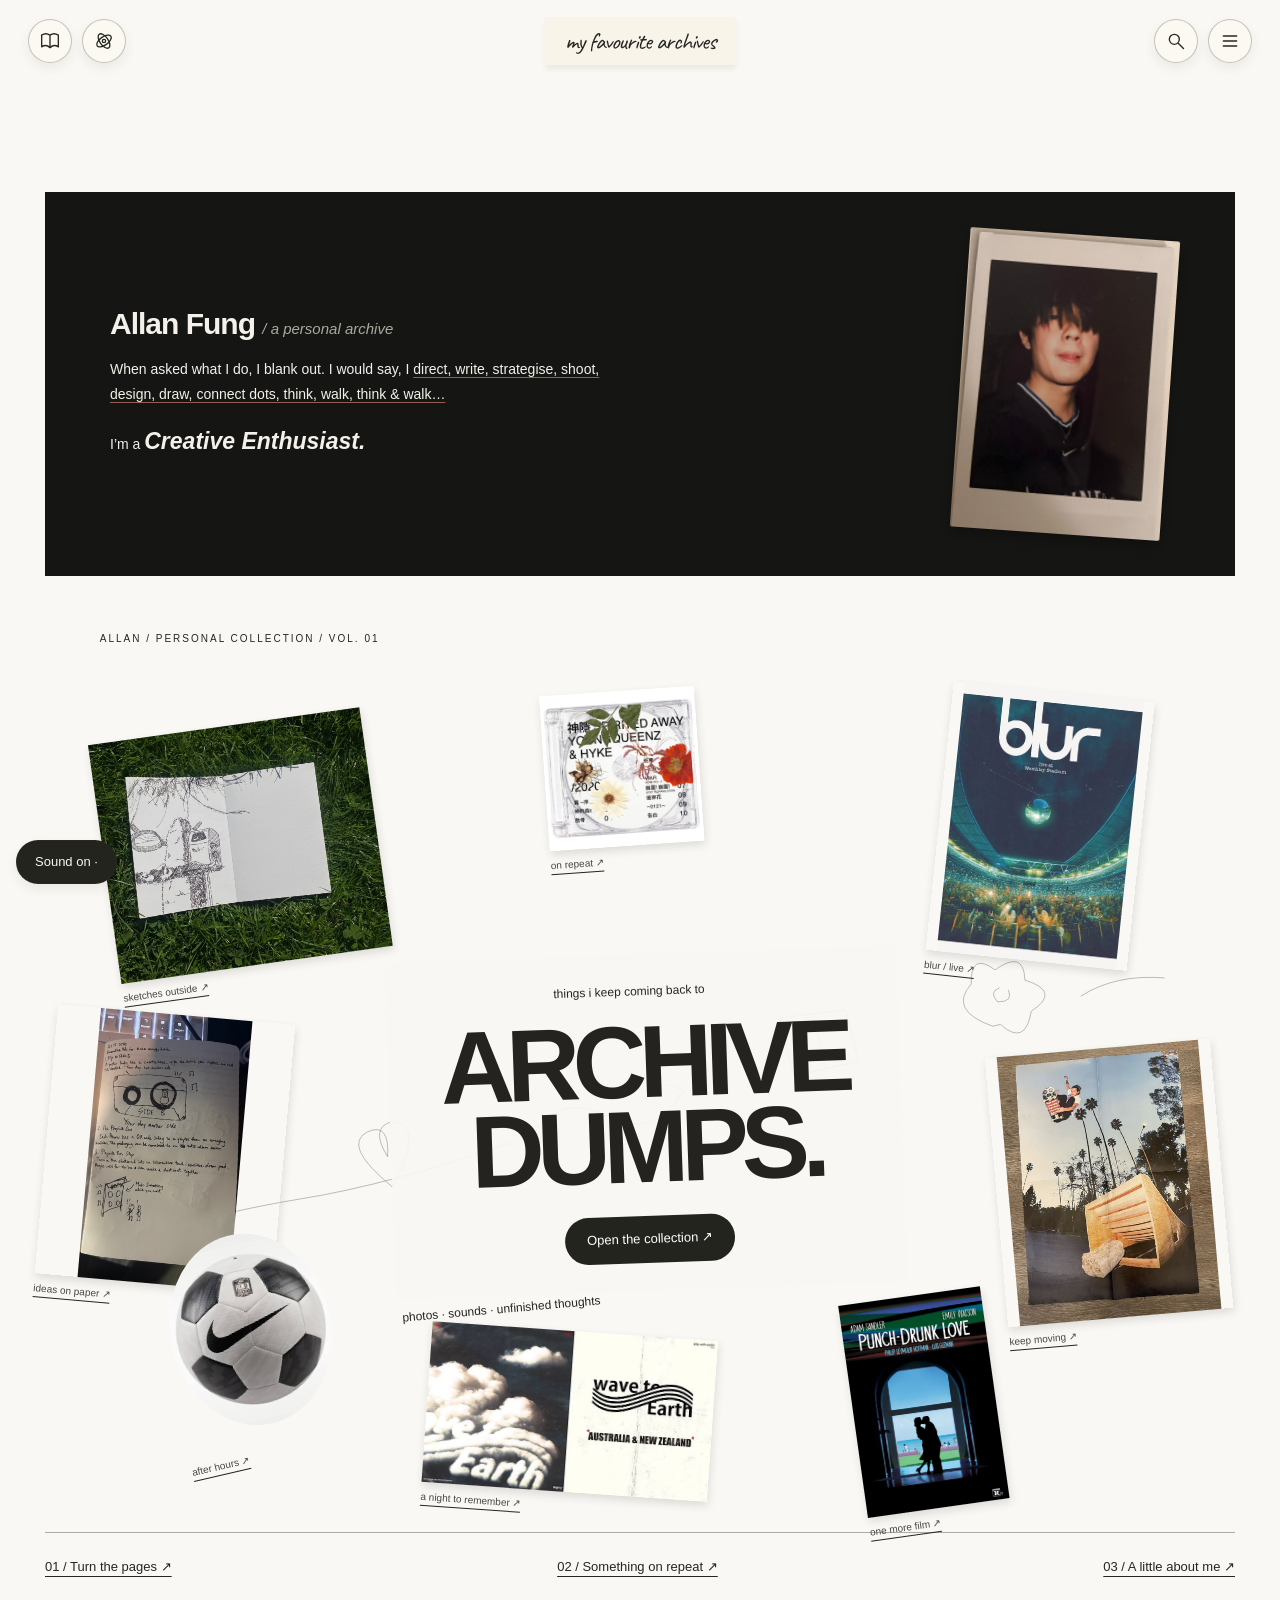
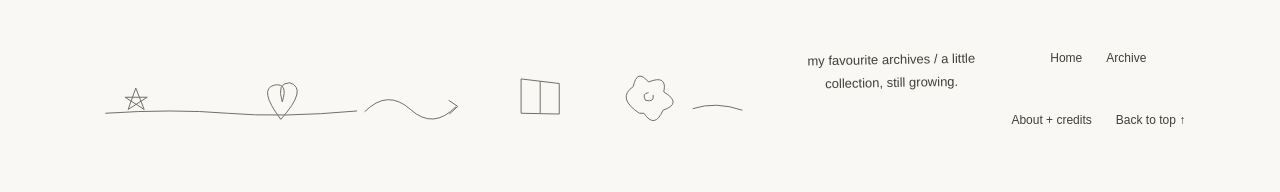
<file: index.html>
<!doctype html>
<html lang="en">
  <head>
    <meta charset="utf-8" />
    <meta name="viewport" content="width=device-width, initial-scale=1" />
    <title>Home | Archive Dumps</title>
    <link rel="stylesheet" href="css/styles.css" />
    <script src="js/main.js" defer></script>
    <script src="js/interaction.js" defer></script>
    <link rel="stylesheet" href="css/playroom.css" />
    <link rel="stylesheet" href="css/editorial.css" />
    <link rel="stylesheet" href="css/print-finish.css" />
    <script src="js/print-finish.js" defer></script>
    <link rel="stylesheet" href="css/objects.css" />
    <link rel="stylesheet" href="css/shared-nav.css" />
    <script src="js/shared-nav.js" defer></script>
    <link rel="stylesheet" href="css/refinement.css" />
    <link rel="stylesheet" href="css/personal.css" />
    <script src="js/personal.js" defer></script>
  </head>
  <body id="top" class="page-index">
    <a class="skip" href="#main">Skip to content</a>
    <header class="room-toolbar">
      <div class="view-switch" role="group" aria-label="Archive view">
        <button
          id="paper-view"
          class="circle"
          title="Paper view"
          aria-label="Paper view"
          aria-pressed="true"
        >
          <svg viewBox="0 0 24 24">
            <path
              d="M12 5v15M12 5C9 3 5 3 2 5v14c3-2 7-2 10 1 3-3 7-3 10-1V5c-3-2-7-2-10 0Z"
            />
          </svg>
        </button>
        <button
          id="orbit-view"
          class="circle"
          title="Orbit view"
          aria-label="Orbit view"
          aria-pressed="false"
        >
          <svg viewBox="0 0 24 24">
            <ellipse cx="12" cy="12" rx="10" ry="5" transform="rotate(-35 12 12)" />
            <ellipse cx="12" cy="12" rx="5" ry="10" transform="rotate(-35 12 12)" />
            <circle cx="12" cy="12" r="2" />
          </svg>
        </button>
      </div>
      <a class="room-home" href="index.html">my favourite archives</a>
      <div class="room-actions">
        <button
          id="search-toggle"
          class="circle"
          aria-label="Search archive"
          title="Search archive"
          aria-expanded="false"
          aria-controls="search-panel"
        >
          <svg viewBox="0 0 24 24">
            <circle cx="10" cy="10" r="6" />
            <path d="m15 15 6 6" />
          </svg></button
        ><button
          id="menu-toggle"
          class="circle"
          aria-label="Open navigation"
          title="Navigation"
          aria-expanded="false"
          aria-controls="room-menu"
        >
          <svg viewBox="0 0 24 24"><path d="M4 6h16M4 12h16M4 18h16" /></svg>
        </button>
      </div>
    </header>
    <nav id="room-menu" class="floating-panel" hidden aria-label="Main navigation">
      <a href="index.html">Home</a><a href="archive.html">Archive</a
      ><a href="listening.html">Listening room</a><a href="playroom.html">Playroom</a
      ><a href="about.html">About</a>
    </nav>
    <form
      action="archive.html"
      id="search-panel"
      class="floating-panel search-panel"
      hidden
    >
      <label for="archive-search">Find something</label
      ><input
        id="archive-search"
        name="q"
        type="search"
        placeholder="Title or tag"
      /><label for="archive-category">Collection</label
      ><select id="archive-category" name="category">
        <option value="all">Everything</option>
        <option value="photos">Photos</option>
        <option value="objects">Objects</option>
        <option value="notes">Notes</option>
        <option value="music">Music</option></select
      ><button type="submit">Find entries</button
      ><button type="button" id="clear-search">Clear filters</button>
    </form>

    <main id="main" class="collage-home">
      <section class="home-introduction" aria-labelledby="hello-allan">
        <div class="intro-writing">
          <h2 id="hello-allan">Allan Fung <span>/ a personal archive</span></h2>
          <p>
            When asked what I do, I blank out. I would say, I
            <span class="ink-underline"
              >direct, write, strategise, shoot, design, draw, connect dots, think, walk,
              think &amp; walk…</span
            >
          </p>
          <p class="intro-signoff">I’m a <em>Creative Enthusiast.</em></p>
        </div>
        <figure class="intro-polaroid">
          <div class="polaroid-crop">
            <img
              src="assets/collection/allan-polaroid.jpg"
              alt="A Polaroid portrait of Allan Fung"
            />
          </div>
        </figure>
      </section>
      <p class="folio">ALLAN / PERSONAL COLLECTION / VOL. 01</p>
      <div class="collage-board">
        <svg
          viewBox="0 0 900 100"
          fill="none"
          stroke="currentColor"
          stroke-width="1.3"
          aria-hidden="true"
        >
          <path
            d="M20 70Q110 64 180 70T350 67M50 65l10-28 11 28-25-16h29L50 65M250 78q-30-40-8-45 18-3 10 22-8-25 10-25 24 8-12 48M360 68q30-30 60-3t60-4m-10-8 12 8-11 10M565 70V25l50 6v40l-50-1m25-42v42M720 70q-30-20-8-35 5-24 20-6 25-10 20 13 25 15-1 24-11 25-25 4Zm12-27q-9 1-4 10 12 3 10-7M790 64q30-10 65 2"
          /></svg
        ><a class="scrap scrap-0" href="entry.html?id=night-walk&amp;from=home"
          ><img src="assets/collection/personal-1.jpg" alt="sketches outside" /><span
            >sketches outside ↗</span
          ></a
        ><a class="scrap scrap-1" href="entry.html?id=blur&amp;from=home"
          ><img src="assets/collection/blur-new.png" alt="blur / live" /><span
            >blur / live ↗</span
          ></a
        ><a class="scrap scrap-2" href="entry.html?id=on-repeat&amp;from=home"
          ><img src="assets/collection/youngqueenz.jpg" alt="on repeat" /><span
            >on repeat ↗</span
          ></a
        ><a class="scrap scrap-3" href="entry.html?id=side-b&amp;from=home"
          ><img src="assets/collection/personal-6.jpg" alt="ideas on paper" /><span
            >ideas on paper ↗</span
          ></a
        ><a class="scrap scrap-4" href="entry.html?id=dylan&amp;from=home"
          ><img src="assets/collection/dylan-new.png" alt="keep moving" /><span
            >keep moving ↗</span
          ></a
        ><a class="scrap scrap-5" href="entry.html?id=wave-to-earth&amp;from=home"
          ><img src="assets/collection/wave-new.png" alt="a night to remember" /><span
            >a night to remember ↗</span
          ></a
        ><a class="scrap scrap-6" href="entry.html?id=football&amp;from=home"
          ><img src="assets/collection/football.png" alt="after hours" /><span
            >after hours ↗</span
          ></a
        ><a class="scrap scrap-7" href="entry.html?id=punch-drunk-love&amp;from=home"
          ><img src="assets/collection/film.jpg" alt="one more film" /><span
            >one more film ↗</span
          ></a
        >
        <section class="collage-title">
          <p>things i keep coming back to</p>
          <h1>ARCHIVE<br />DUMPS.</h1>
          <a class="primary" href="archive.html">Open the collection ↗</a>
        </section>
        <span class="collage-note">photos · sounds · unfinished thoughts</span>
      </div>
      <div class="home-index">
        <a href="archive.html?view=paper">01 / Turn the pages ↗</a
        ><a href="listening.html">02 / Something on repeat ↗</a
        ><a href="about.html">03 / A little about me ↗</a>
      </div>
    </main>
    <footer class="sketch-footer">
      <svg
        viewBox="0 0 900 100"
        fill="none"
        stroke="currentColor"
        stroke-width="1.3"
        aria-hidden="true"
      >
        <path
          d="M20 70Q110 64 180 70T350 67M50 65l10-28 11 28-25-16h29L50 65M250 78q-30-40-8-45 18-3 10 22-8-25 10-25 24 8-12 48M360 68q30-30 60-3t60-4m-10-8 12 8-11 10M565 70V25l50 6v40l-50-1m25-42v42M720 70q-30-20-8-35 5-24 20-6 25-10 20 13 25 15-1 24-11 25-25 4Zm12-27q-9 1-4 10 12 3 10-7M790 64q30-10 65 2"
        />
      </svg>
      <p>my favourite archives / a little collection, still growing.</p>
      <nav aria-label="Footer navigation">
        <a href="index.html">Home</a><a href="archive.html">Archive</a
        ><a href="about.html#credits">About + credits</a><a href="#top">Back to top ↑</a>
      </nav>
    </footer>
  </body>
</html>
</file>
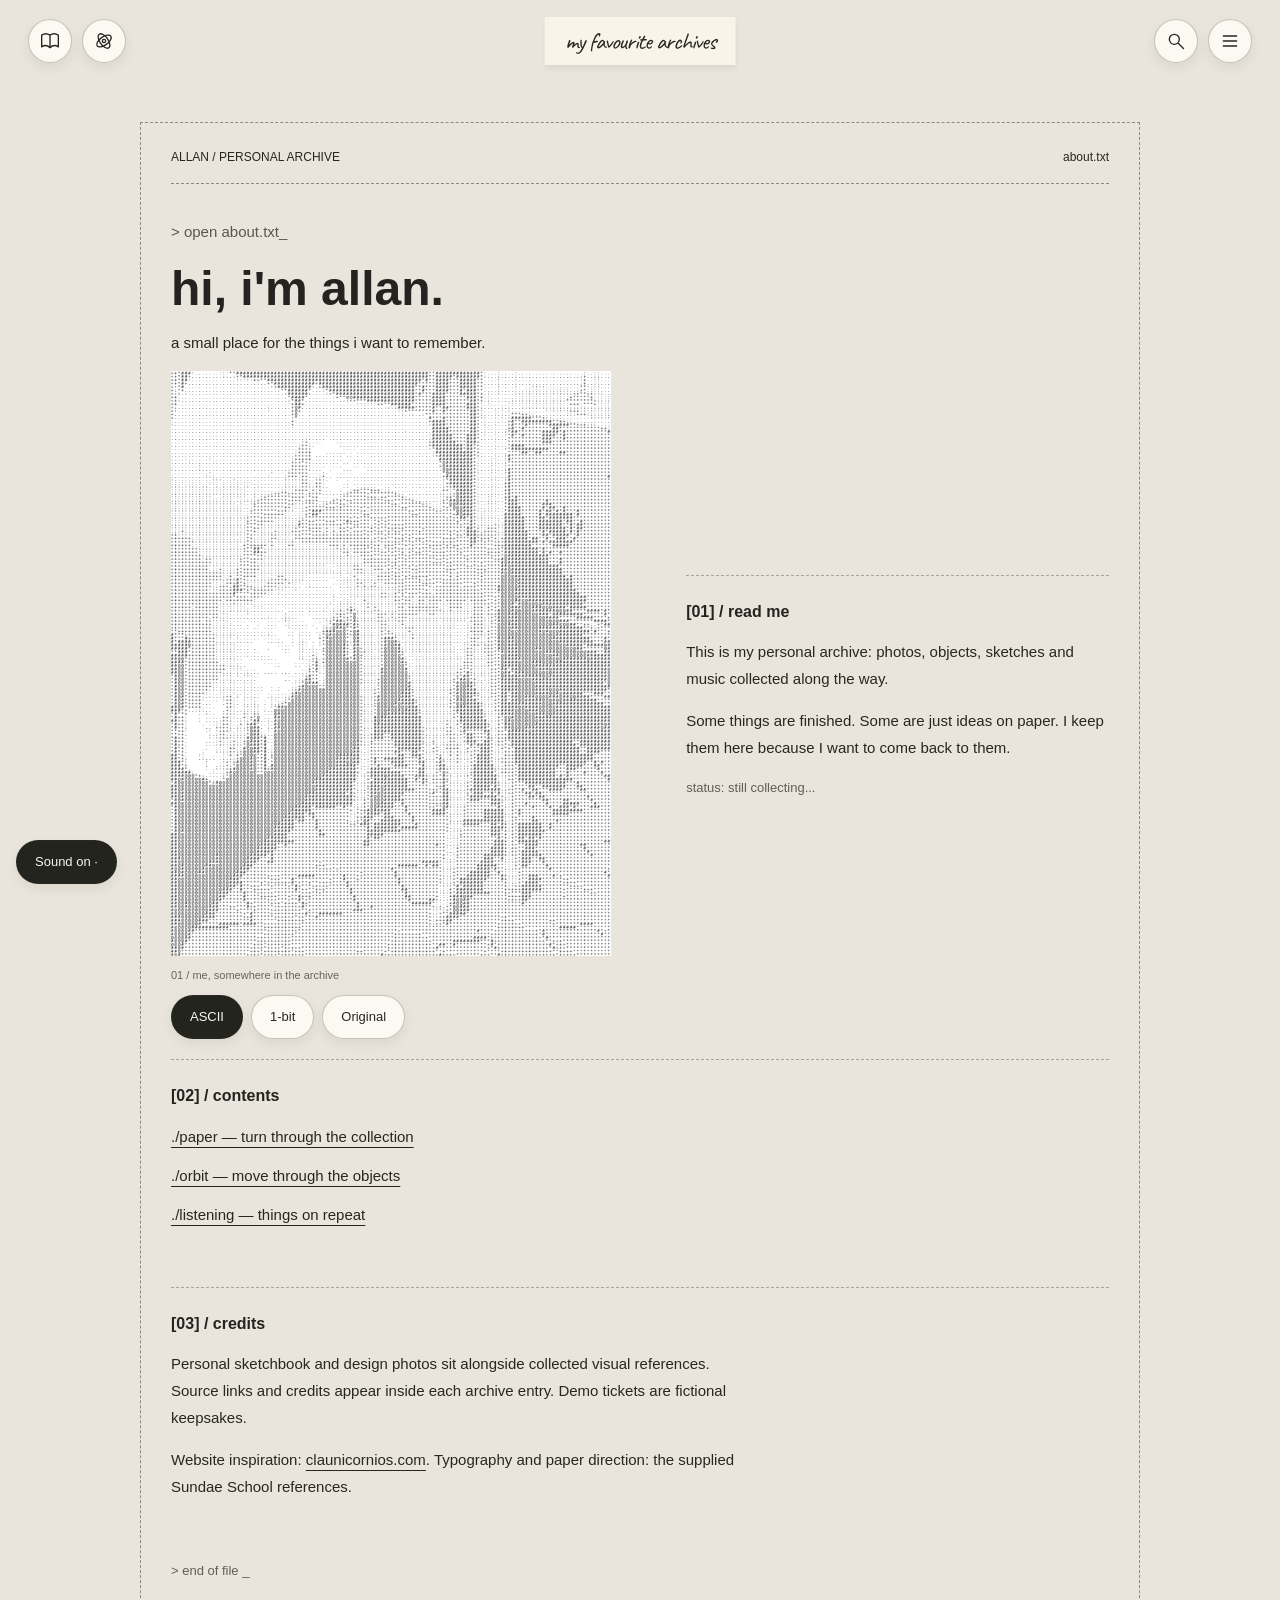
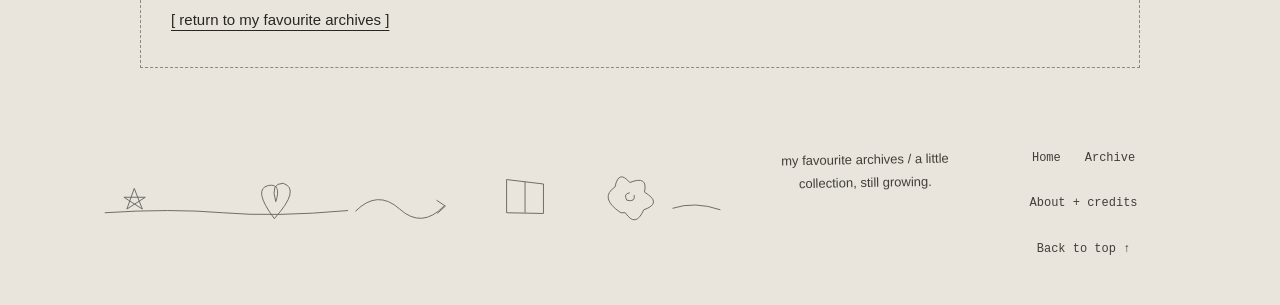
<file: about.html>
<!doctype html>
<html lang="en">
  <head>
    <meta charset="utf-8" />
    <meta name="viewport" content="width=device-width, initial-scale=1" />
    <title>About | Archive Dumps</title>
    <link rel="stylesheet" href="css/styles.css" />
    <script src="js/main.js" defer></script>
    <script src="js/interaction.js" defer></script>
    <link rel="stylesheet" href="css/editorial.css" />
    <link rel="stylesheet" href="css/print-finish.css" />
    <script src="js/print-finish.js" defer></script>
    <link rel="stylesheet" href="css/objects.css" />
    <link rel="stylesheet" href="css/shared-nav.css" />
    <script src="js/shared-nav.js" defer></script>
    <link rel="stylesheet" href="css/refinement.css" />
    <link rel="stylesheet" href="css/personal.css" />
    <script src="js/personal.js" defer></script>
  </head>
  <body id="top" class="page-about">
    <a class="skip" href="#main">Skip to content</a>
    <header class="room-toolbar">
      <div class="view-switch" role="group" aria-label="Archive view">
        <button
          id="paper-view"
          class="circle"
          title="Paper view"
          aria-label="Paper view"
          aria-pressed="true"
        >
          <svg viewBox="0 0 24 24">
            <path
              d="M12 5v15M12 5C9 3 5 3 2 5v14c3-2 7-2 10 1 3-3 7-3 10-1V5c-3-2-7-2-10 0Z"
            />
          </svg>
        </button>
        <button
          id="orbit-view"
          class="circle"
          title="Orbit view"
          aria-label="Orbit view"
          aria-pressed="false"
        >
          <svg viewBox="0 0 24 24">
            <ellipse cx="12" cy="12" rx="10" ry="5" transform="rotate(-35 12 12)" />
            <ellipse cx="12" cy="12" rx="5" ry="10" transform="rotate(-35 12 12)" />
            <circle cx="12" cy="12" r="2" />
          </svg>
        </button>
      </div>
      <a class="room-home" href="index.html">my favourite archives</a>
      <div class="room-actions">
        <button
          id="search-toggle"
          class="circle"
          aria-label="Search archive"
          title="Search archive"
          aria-expanded="false"
          aria-controls="search-panel"
        >
          <svg viewBox="0 0 24 24">
            <circle cx="10" cy="10" r="6" />
            <path d="m15 15 6 6" />
          </svg></button
        ><button
          id="menu-toggle"
          class="circle"
          aria-label="Open navigation"
          title="Navigation"
          aria-expanded="false"
          aria-controls="room-menu"
        >
          <svg viewBox="0 0 24 24"><path d="M4 6h16M4 12h16M4 18h16" /></svg>
        </button>
      </div>
    </header>
    <nav id="room-menu" class="floating-panel" hidden aria-label="Main navigation">
      <a href="index.html">Home</a><a href="archive.html">Archive</a
      ><a href="listening.html">Listening room</a><a href="playroom.html">Playroom</a
      ><a href="about.html">About</a>
    </nav>
    <form
      action="archive.html"
      id="search-panel"
      class="floating-panel search-panel"
      hidden
    >
      <label for="archive-search">Find something</label
      ><input
        id="archive-search"
        name="q"
        type="search"
        placeholder="Title or tag"
      /><label for="archive-category">Collection</label
      ><select id="archive-category" name="category">
        <option value="all">Everything</option>
        <option value="photos">Photos</option>
        <option value="objects">Objects</option>
        <option value="notes">Notes</option>
        <option value="music">Music</option></select
      ><button type="submit">Find entries</button
      ><button type="button" id="clear-search">Clear filters</button>
    </form>

    <main id="main" class="terminal-about">
      <div class="terminal-bar">
        <span>ALLAN / PERSONAL ARCHIVE</span><span>about.txt</span>
      </div>
      <p class="terminal-command">
        &gt; open about.txt<span class="type-cursor" aria-hidden="true">_</span>
      </p>
      <h1>hi, i'm allan.</h1>
      <p class="typed-intro">a small place for the things i want to remember.</p>
      <div class="about-columns">
        <figure class="portrait-study">
          <canvas
            id="ascii-portrait"
            width="640"
            height="850"
            role="img"
            aria-label="Black-and-white ASCII portrait of Allan beside a television"
          ></canvas
          ><img
            id="portrait-original"
            src="assets/collection/about-original.jpg"
            alt="Allan beside a CRT television"
            hidden
          />
          <figcaption>01 / me, somewhere in the archive</figcaption>
          <div class="portrait-modes" role="group" aria-label="Portrait style">
            <button data-portrait="ascii" aria-pressed="true">ASCII</button
            ><button data-portrait="bit" aria-pressed="false">1-bit</button
            ><button data-portrait="original" aria-pressed="false">Original</button>
          </div>
        </figure>
        <section>
          <h2>[01] / read me</h2>
          <p>
            This is my personal archive: photos, objects, sketches and music collected
            along the way.
          </p>
          <p>
            Some things are finished. Some are just ideas on paper. I keep them here
            because I want to come back to them.
          </p>
          <p class="terminal-note">status: still collecting...</p>
        </section>
      </div>
      <section>
        <h2>[02] / contents</h2>
        <ul class="terminal-list">
          <li>
            <a href="archive.html?view=paper">./paper — turn through the collection</a>
          </li>
          <li>
            <a href="archive.html?view=orbit">./orbit — move through the objects</a>
          </li>
          <li><a href="listening.html">./listening — things on repeat</a></li>
        </ul>
      </section>
      <section id="credits">
        <h2>[03] / credits</h2>
        <p>
          Personal sketchbook and design photos sit alongside collected visual references.
          Source links and credits appear inside each archive entry. Demo tickets are
          fictional keepsakes.
        </p>
        <p>
          Website inspiration: <a href="https://claunicornios.com/">claunicornios.com</a>.
          Typography and paper direction: the supplied Sundae School references.
        </p>
      </section>
      <p class="terminal-end">&gt; end of file <span aria-hidden="true">_</span></p>
      <a class="terminal-return" href="archive.html"
        >[ return to my favourite archives ]</a
      >
    </main>
    <footer class="sketch-footer">
      <svg
        viewBox="0 0 900 100"
        fill="none"
        stroke="currentColor"
        stroke-width="1.3"
        aria-hidden="true"
      >
        <path
          d="M20 70Q110 64 180 70T350 67M50 65l10-28 11 28-25-16h29L50 65M250 78q-30-40-8-45 18-3 10 22-8-25 10-25 24 8-12 48M360 68q30-30 60-3t60-4m-10-8 12 8-11 10M565 70V25l50 6v40l-50-1m25-42v42M720 70q-30-20-8-35 5-24 20-6 25-10 20 13 25 15-1 24-11 25-25 4Zm12-27q-9 1-4 10 12 3 10-7M790 64q30-10 65 2"
        />
      </svg>
      <p>my favourite archives / a little collection, still growing.</p>
      <nav aria-label="Footer navigation">
        <a href="index.html">Home</a><a href="archive.html">Archive</a
        ><a href="about.html#credits">About + credits</a><a href="#top">Back to top ↑</a>
      </nav>
    </footer>
  </body>
</html>
</file>
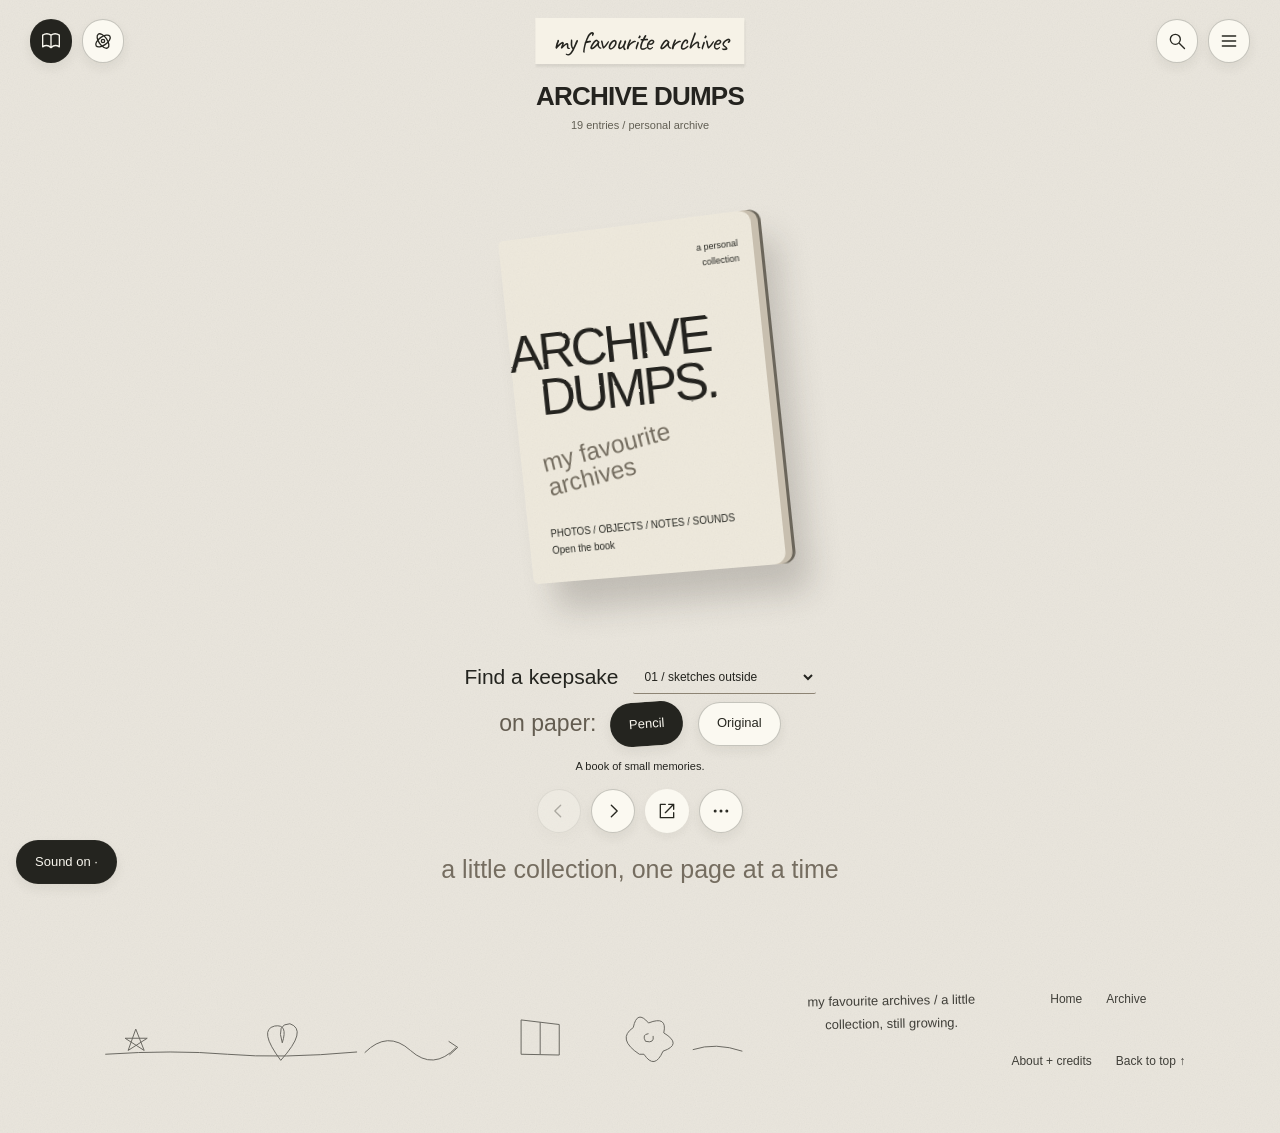
<file: archive.html>
<!doctype html>
<html lang="en">
  <head>
    <meta charset="utf-8" />
    <meta name="viewport" content="width=device-width, initial-scale=1" />
    <title>Archive | Archive Dumps</title>
    <link rel="stylesheet" href="css/styles.css" />
    <link rel="stylesheet" href="css/editorial.css" />
    <link rel="stylesheet" href="css/archive-room.css" />
    <script src="js/main.js" defer></script>
    <script src="js/archive-room.js" defer></script>
    <link rel="stylesheet" href="css/print-finish.css" />
    <script src="js/print-finish.js" defer></script>
    <link rel="stylesheet" href="css/objects.css" />
    <link rel="stylesheet" href="css/refinement.css" />
    <link rel="stylesheet" href="css/personal.css" />
    <script src="js/personal.js" defer></script>
  </head>
  <body class="archive-room" id="top">
    <a class="skip" href="#main">Skip to archive</a>
    <header class="room-toolbar">
      <div class="view-switch" role="group" aria-label="Archive view">
        <button
          id="paper-view"
          class="circle"
          title="Paper view"
          aria-label="Paper view"
          aria-pressed="true"
        >
          <svg viewBox="0 0 24 24">
            <path
              d="M12 5v15M12 5C9 3 5 3 2 5v14c3-2 7-2 10 1 3-3 7-3 10-1V5c-3-2-7-2-10 0Z"
            />
          </svg>
        </button>
        <button
          id="orbit-view"
          class="circle"
          title="Orbit view"
          aria-label="Orbit view"
          aria-pressed="false"
        >
          <svg viewBox="0 0 24 24">
            <ellipse cx="12" cy="12" rx="10" ry="5" transform="rotate(-35 12 12)" />
            <ellipse cx="12" cy="12" rx="5" ry="10" transform="rotate(-35 12 12)" />
            <circle cx="12" cy="12" r="2" />
          </svg>
        </button>
      </div>
      <a class="room-home" href="index.html">my favourite archives</a>
      <div class="room-actions">
        <button
          id="search-toggle"
          class="circle"
          aria-label="Search archive"
          title="Search archive"
          aria-expanded="false"
          aria-controls="search-panel"
        >
          <svg viewBox="0 0 24 24">
            <circle cx="10" cy="10" r="6" />
            <path d="m15 15 6 6" />
          </svg></button
        ><button
          id="menu-toggle"
          class="circle"
          aria-label="Open navigation"
          title="Navigation"
          aria-expanded="false"
          aria-controls="room-menu"
        >
          <svg viewBox="0 0 24 24"><path d="M4 6h16M4 12h16M4 18h16" /></svg>
        </button>
      </div>
    </header>
    <nav id="room-menu" class="floating-panel" hidden aria-label="Main navigation">
      <a href="index.html">Home</a><a href="archive.html" aria-current="page">Archive</a
      ><a href="listening.html">Listening room</a><a href="playroom.html">Playroom</a
      ><a href="about.html">About</a>
    </nav>
    <form id="search-panel" class="floating-panel search-panel" hidden>
      <label for="archive-search">Find something</label
      ><input
        id="archive-search"
        name="q"
        type="search"
        placeholder="Title or tag"
      /><label for="archive-category">Collection</label
      ><select id="archive-category" name="category">
        <option value="all">Everything</option>
        <option value="photos">Photos</option>
        <option value="objects">Objects</option>
        <option value="notes">Notes</option>
        <option value="music">Music</option></select
      ><button type="submit">Find entries</button
      ><button type="button" id="clear-search">Clear filters</button>
    </form>
    <main id="main">
      <div class="room-title">
        <h1>archive dumps</h1>
        <p id="collection-count">4 entries / personal archive</p>
      </div>
      <div class="archive-stage" id="archive-stage">
        <div id="paper-scene" class="paper-scene">
          <button id="book-cover" class="book-cover" aria-label="Open archive book">
            <span class="cover-small">a personal collection</span
            ><strong>ARCHIVE<br /><span>DUMPS.</span></strong
            ><span class="cover-hand">my favourite archives</span
            ><span class="cover-bottom"
              >PHOTOS / OBJECTS / NOTES / SOUNDS<br />Open the book</span
            >
          </button>
          <div id="archive-book" class="archive-book" hidden>
            <article class="sheet sheet-left" id="sheet-left"></article>
            <article class="sheet sheet-right" id="sheet-right"></article>
            <button
              class="page-edge prev-edge"
              id="edge-prev"
              aria-label="Previous entry"
              title="Previous entry"
            ></button
            ><button
              class="page-edge next-edge"
              id="edge-next"
              aria-label="Next entry"
              title="Next entry"
            ></button>
          </div>
        </div>
        <div
          id="orbit-scene"
          class="orbit-scene"
          tabindex="0"
          aria-label="Object orbit. Drag to rotate. Arrow keys rotate; plus and minus zoom."
          hidden
        >
          <div class="orbit-center" aria-hidden="true">
            EVERY<br /><span>LITTLE</span><br />THING.
          </div>
          <div id="orbit-items"></div>
        </div>
        <p id="empty-archive" hidden>
          No entries match.<br /><button id="empty-reset">Show everything</button>
        </p>
      </div>
      <label class="jump-label" for="entry-jump"
        >Find a keepsake
        <select id="entry-jump" aria-label="Choose archive entry"></select></label
      ><button id="spin-toggle" class="spin-toggle" hidden>Pause orbit Ⅱ</button>
      <div id="orbit-controls" hidden>
        <button id="orbit-out" aria-label="Zoom out">−</button
        ><button id="orbit-reset">Reset orbit</button
        ><button id="orbit-in" aria-label="Zoom in">+</button
        ><small>drag to turn · arrows to rotate · + / − to zoom</small>
      </div>
      <div class="layout-choice" role="group" aria-label="Page layout">
        <span>on paper:</span
        ><button data-layout="pencil" aria-pressed="true">Pencil</button
        ><button data-layout="original" aria-pressed="false">Original</button>
      </div>
      <div class="archive-bottom">
        <p id="entry-status" aria-live="polite">A book of small memories.</p>
        <div class="round-controls" aria-label="Archive controls">
          <button
            id="previous"
            class="circle solid"
            aria-label="Previous entry"
            title="Previous entry"
          >
            <svg viewBox="0 0 24 24"><path d="m14 5-7 7 7 7" /></svg></button
          ><button
            id="next"
            class="circle solid"
            aria-label="Next entry"
            title="Next entry"
          >
            <svg viewBox="0 0 24 24"><path d="m10 5 7 7-7 7" /></svg></button
          ><a
            id="read-entry"
            class="circle solid"
            href="entry.html?id=night-walk&amp;from=archive"
            aria-label="Read selected entry"
            title="Read entry"
            ><svg viewBox="0 0 24 24">
              <path d="M14 4h6v6M20 4l-10 10M10 4H4v16h16v-6" /></svg></a
          ><button
            id="more-toggle"
            class="circle solid"
            aria-label="More archive options"
            title="More options"
            aria-expanded="false"
            aria-controls="archive-options"
          >
            <svg viewBox="0 0 24 24">
              <circle cx="5" cy="12" r="1" />
              <circle cx="12" cy="12" r="1" />
              <circle cx="19" cy="12" r="1" />
            </svg>
          </button>
        </div>
        <div id="archive-options" class="archive-options" hidden>
          <button id="close-book">Close book</button
          ><button id="pause-orbit" aria-pressed="false">Pause orbit</button
          ><label class="local-photo"
            >Choose image for this entry<input
              type="file"
              id="entry-photo"
              accept="image/*" /></label
          ><button id="remove-photo">Remove local image</button>
          <p>Images stay in this tab and reset on reload.</p>
        </div>
        <p class="handwritten" id="view-hint">a little collection, one page at a time</p>
      </div>
      <noscript
        ><p>
          <a href="entry.html?id=night-walk">Night walk</a> /
          <a href="entry.html?id=ticket-stub">Ticket stub</a> /
          <a href="entry.html?id=unfinished-thought">Unfinished thought</a> /
          <a href="entry.html?id=on-repeat">On repeat</a>
        </p></noscript
      >
    </main>
    <footer class="sketch-footer">
      <svg
        viewBox="0 0 900 100"
        fill="none"
        stroke="currentColor"
        stroke-width="1.3"
        aria-hidden="true"
      >
        <path
          d="M20 70Q110 64 180 70T350 67M50 65l10-28 11 28-25-16h29L50 65M250 78q-30-40-8-45 18-3 10 22-8-25 10-25 24 8-12 48M360 68q30-30 60-3t60-4m-10-8 12 8-11 10M565 70V25l50 6v40l-50-1m25-42v42M720 70q-30-20-8-35 5-24 20-6 25-10 20 13 25 15-1 24-11 25-25 4Zm12-27q-9 1-4 10 12 3 10-7M790 64q30-10 65 2"
        />
      </svg>
      <p>my favourite archives / a little collection, still growing.</p>
      <nav aria-label="Footer navigation">
        <a href="index.html">Home</a><a href="archive.html">Archive</a
        ><a href="about.html#credits">About + credits</a><a href="#top">Back to top ↑</a>
      </nav>
    </footer>
  </body>
</html>
</file>
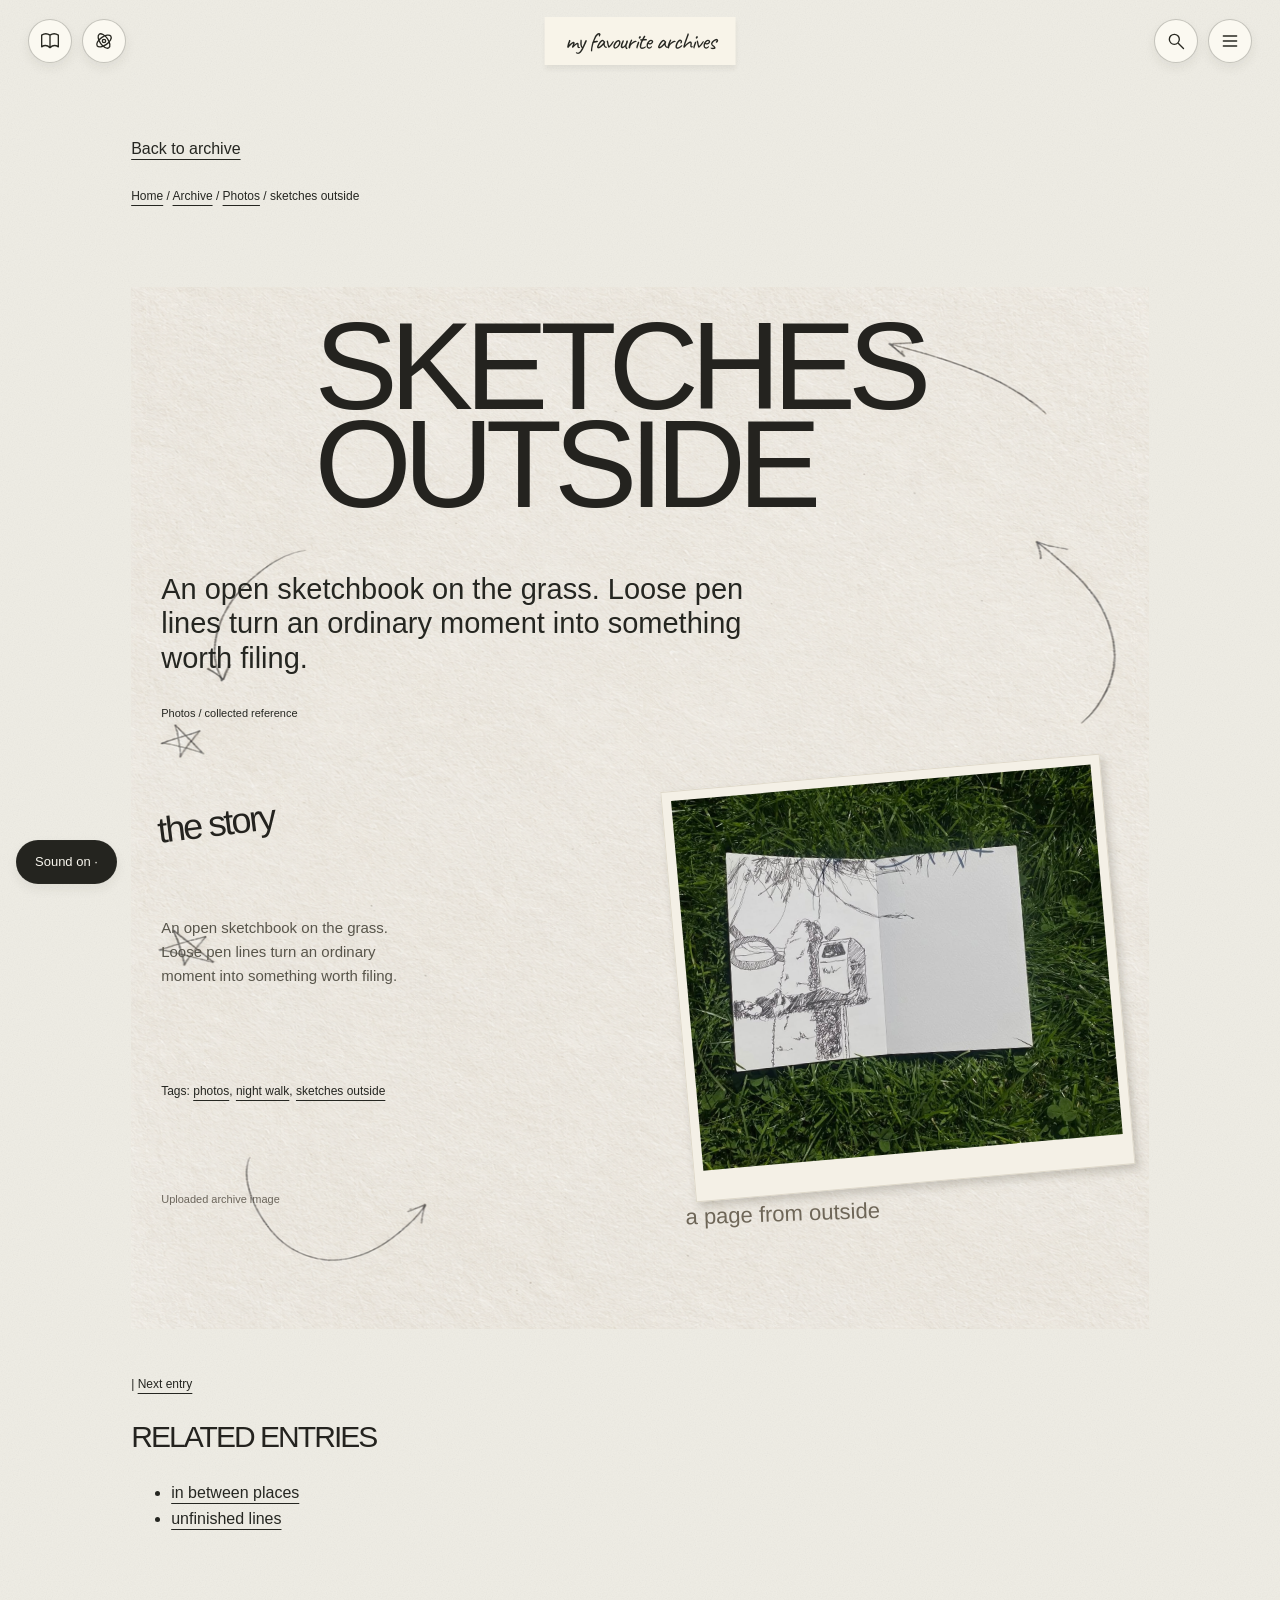
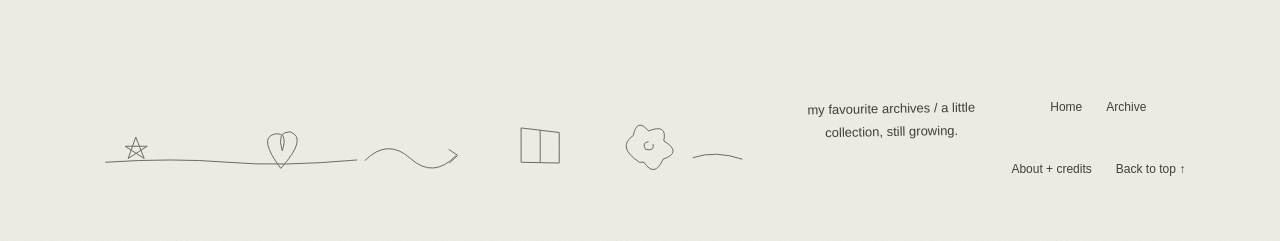
<file: entry.html>
<!doctype html>
<html lang="en">
  <head>
    <meta charset="utf-8" />
    <meta name="viewport" content="width=device-width, initial-scale=1" />
    <title>Entry | Archive Dumps</title>
    <link rel="stylesheet" href="css/styles.css" />
    <script src="js/main.js" defer></script>
    <script src="js/interaction.js" defer></script>
    <link rel="stylesheet" href="css/editorial.css" />
    <link rel="stylesheet" href="css/print-finish.css" />
    <script src="js/print-finish.js" defer></script>
    <link rel="stylesheet" href="css/objects.css" />
    <link rel="stylesheet" href="css/shared-nav.css" />
    <script src="js/shared-nav.js" defer></script>
    <link rel="stylesheet" href="css/refinement.css" />
    <link rel="stylesheet" href="css/personal.css" />
    <script src="js/personal.js" defer></script>
  </head>
  <body id="top" class="page-entry">
    <a class="skip" href="#main">Skip to content</a>
    <header class="room-toolbar">
      <div class="view-switch" role="group" aria-label="Archive view">
        <button
          id="paper-view"
          class="circle"
          title="Paper view"
          aria-label="Paper view"
          aria-pressed="true"
        >
          <svg viewBox="0 0 24 24">
            <path
              d="M12 5v15M12 5C9 3 5 3 2 5v14c3-2 7-2 10 1 3-3 7-3 10-1V5c-3-2-7-2-10 0Z"
            />
          </svg>
        </button>
        <button
          id="orbit-view"
          class="circle"
          title="Orbit view"
          aria-label="Orbit view"
          aria-pressed="false"
        >
          <svg viewBox="0 0 24 24">
            <ellipse cx="12" cy="12" rx="10" ry="5" transform="rotate(-35 12 12)" />
            <ellipse cx="12" cy="12" rx="5" ry="10" transform="rotate(-35 12 12)" />
            <circle cx="12" cy="12" r="2" />
          </svg>
        </button>
      </div>
      <a class="room-home" href="index.html">my favourite archives</a>
      <div class="room-actions">
        <button
          id="search-toggle"
          class="circle"
          aria-label="Search archive"
          title="Search archive"
          aria-expanded="false"
          aria-controls="search-panel"
        >
          <svg viewBox="0 0 24 24">
            <circle cx="10" cy="10" r="6" />
            <path d="m15 15 6 6" />
          </svg></button
        ><button
          id="menu-toggle"
          class="circle"
          aria-label="Open navigation"
          title="Navigation"
          aria-expanded="false"
          aria-controls="room-menu"
        >
          <svg viewBox="0 0 24 24"><path d="M4 6h16M4 12h16M4 18h16" /></svg>
        </button>
      </div>
    </header>
    <nav id="room-menu" class="floating-panel" hidden aria-label="Main navigation">
      <a href="index.html">Home</a><a href="archive.html">Archive</a
      ><a href="listening.html">Listening room</a><a href="playroom.html">Playroom</a
      ><a href="about.html">About</a>
    </nav>
    <form
      action="archive.html"
      id="search-panel"
      class="floating-panel search-panel"
      hidden
    >
      <label for="archive-search">Find something</label
      ><input
        id="archive-search"
        name="q"
        type="search"
        placeholder="Title or tag"
      /><label for="archive-category">Collection</label
      ><select id="archive-category" name="category">
        <option value="all">Everything</option>
        <option value="photos">Photos</option>
        <option value="objects">Objects</option>
        <option value="notes">Notes</option>
        <option value="music">Music</option></select
      ><button type="submit">Find entries</button
      ><button type="button" id="clear-search">Clear filters</button>
    </form>

    <main id="main">
      <p><a id="return-link" href="archive.html">Back to archive</a></p>
      <nav aria-label="Breadcrumb">
        <a href="index.html">Home</a> / <a href="archive.html">Archive</a> /
        <a id="entry-category" href="archive.html?category=photos">Photos</a> /
        <span id="breadcrumb-title">night walk</span>
      </nav>
      <article id="entry-content">
        <h1 id="entry-title">night walk</h1>
        <p id="entry-meta">Photos / date and location to be added</p>
        <p id="entry-description">
          A photograph from a walk, saved for its light and atmosphere.
        </p>
        <h2>the story</h2>
        <p id="entry-story">
          Draft: describe where this photo was taken, what caught my attention, and why I
          wanted to keep it.
        </p>
        <figure>
          <p id="entry-media">[Main photo will go here]</p>
          <figcaption id="entry-caption">Photo and caption to be added.</figcaption>
        </figure>
        <p>
          Tags:
          <span id="entry-tags"
            ><a href="archive.html?q=city">city</a>,
            <a href="archive.html?q=after%20dark">after dark</a></span
          >
        </p>
        <p id="entry-credit">
          Image source and credit to be added with the final photograph.
        </p>
        <p id="music-link" hidden><a href="listening.html">Open in listening room</a></p>
      </article>
      <nav id="entry-pagination" aria-label="Entries">
        <a id="previous-entry" href="entry.html?id=on-repeat">Previous entry</a> |
        <a id="next-entry" href="entry.html?id=ticket-stub">Next entry</a>
      </nav>
      <section>
        <h2>related entries</h2>
        <ul id="related">
          <li><a href="entry.html?id=ticket-stub">ticket stub</a></li>
          <li><a href="entry.html?id=on-repeat">on repeat</a></li>
        </ul>
      </section>
      <noscript
        ><p>
          This is the night walk draft. JavaScript selects the other entry details.
        </p></noscript
      >
    </main>
    <footer class="sketch-footer">
      <svg
        viewBox="0 0 900 100"
        fill="none"
        stroke="currentColor"
        stroke-width="1.3"
        aria-hidden="true"
      >
        <path
          d="M20 70Q110 64 180 70T350 67M50 65l10-28 11 28-25-16h29L50 65M250 78q-30-40-8-45 18-3 10 22-8-25 10-25 24 8-12 48M360 68q30-30 60-3t60-4m-10-8 12 8-11 10M565 70V25l50 6v40l-50-1m25-42v42M720 70q-30-20-8-35 5-24 20-6 25-10 20 13 25 15-1 24-11 25-25 4Zm12-27q-9 1-4 10 12 3 10-7M790 64q30-10 65 2"
        />
      </svg>
      <p>my favourite archives / a little collection, still growing.</p>
      <nav aria-label="Footer navigation">
        <a href="index.html">Home</a><a href="archive.html">Archive</a
        ><a href="about.html#credits">About + credits</a><a href="#top">Back to top ↑</a>
      </nav>
    </footer>
  </body>
</html>
</file>
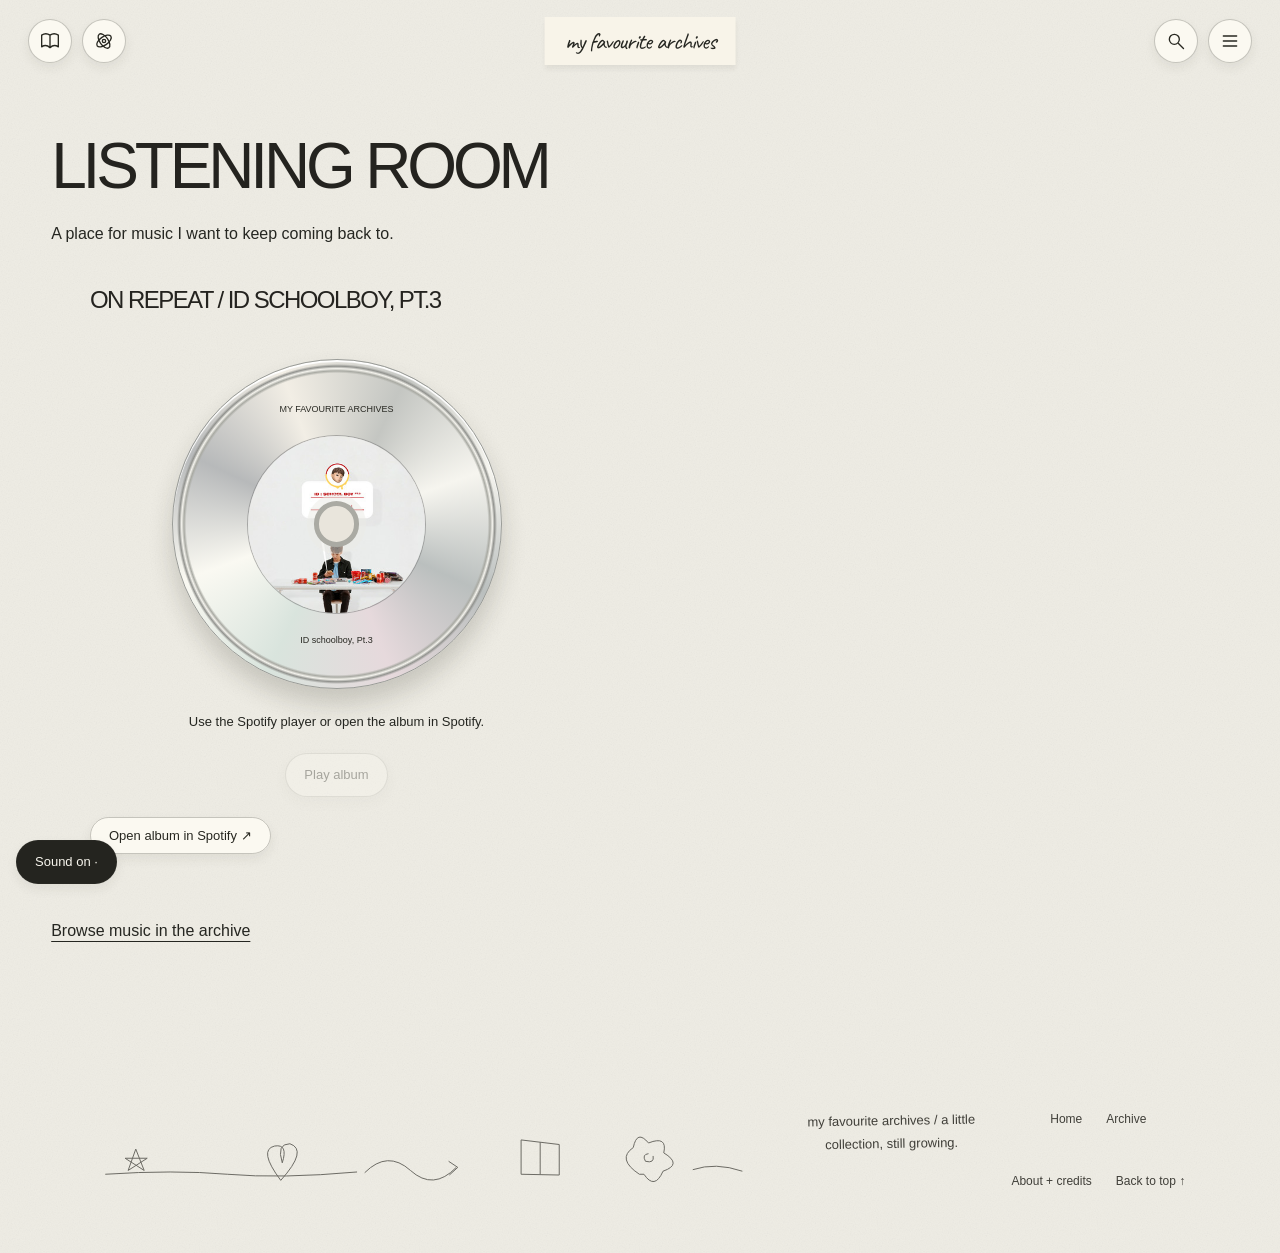
<file: listening.html>
<!doctype html>
<html lang="en">
  <head>
    <meta charset="utf-8" />
    <meta name="viewport" content="width=device-width, initial-scale=1" />
    <title>Listening room | Archive Dumps</title>
    <link rel="stylesheet" href="css/styles.css" />
    <script src="js/main.js" defer></script>
    <script src="js/interaction.js" defer></script>
    <link rel="stylesheet" href="css/editorial.css" />
    <link rel="stylesheet" href="css/print-finish.css" />
    <script src="js/print-finish.js" defer></script>
    <link rel="stylesheet" href="css/objects.css" />
    <link rel="stylesheet" href="css/shared-nav.css" />
    <script src="js/shared-nav.js" defer></script>
    <link rel="stylesheet" href="css/refinement.css" />
    <link rel="stylesheet" href="css/personal.css" />
    <script src="js/personal.js" defer></script>
  </head>
  <body id="top" class="page-listening">
    <a class="skip" href="#main">Skip to content</a>
    <header class="room-toolbar">
      <div class="view-switch" role="group" aria-label="Archive view">
        <button
          id="paper-view"
          class="circle"
          title="Paper view"
          aria-label="Paper view"
          aria-pressed="true"
        >
          <svg viewBox="0 0 24 24">
            <path
              d="M12 5v15M12 5C9 3 5 3 2 5v14c3-2 7-2 10 1 3-3 7-3 10-1V5c-3-2-7-2-10 0Z"
            />
          </svg>
        </button>
        <button
          id="orbit-view"
          class="circle"
          title="Orbit view"
          aria-label="Orbit view"
          aria-pressed="false"
        >
          <svg viewBox="0 0 24 24">
            <ellipse cx="12" cy="12" rx="10" ry="5" transform="rotate(-35 12 12)" />
            <ellipse cx="12" cy="12" rx="5" ry="10" transform="rotate(-35 12 12)" />
            <circle cx="12" cy="12" r="2" />
          </svg>
        </button>
      </div>
      <a class="room-home" href="index.html">my favourite archives</a>
      <div class="room-actions">
        <button
          id="search-toggle"
          class="circle"
          aria-label="Search archive"
          title="Search archive"
          aria-expanded="false"
          aria-controls="search-panel"
        >
          <svg viewBox="0 0 24 24">
            <circle cx="10" cy="10" r="6" />
            <path d="m15 15 6 6" />
          </svg></button
        ><button
          id="menu-toggle"
          class="circle"
          aria-label="Open navigation"
          title="Navigation"
          aria-expanded="false"
          aria-controls="room-menu"
        >
          <svg viewBox="0 0 24 24"><path d="M4 6h16M4 12h16M4 18h16" /></svg>
        </button>
      </div>
    </header>
    <nav id="room-menu" class="floating-panel" hidden aria-label="Main navigation">
      <a href="index.html">Home</a><a href="archive.html">Archive</a
      ><a href="listening.html">Listening room</a><a href="playroom.html">Playroom</a
      ><a href="about.html">About</a>
    </nav>
    <form
      action="archive.html"
      id="search-panel"
      class="floating-panel search-panel"
      hidden
    >
      <label for="archive-search">Find something</label
      ><input
        id="archive-search"
        name="q"
        type="search"
        placeholder="Title or tag"
      /><label for="archive-category">Collection</label
      ><select id="archive-category" name="category">
        <option value="all">Everything</option>
        <option value="photos">Photos</option>
        <option value="objects">Objects</option>
        <option value="notes">Notes</option>
        <option value="music">Music</option></select
      ><button type="submit">Find entries</button
      ><button type="button" id="clear-search">Clear filters</button>
    </form>

    <main id="main">
      <h1>listening room</h1>
      <p>A place for music I want to keep coming back to.</p>
      <section class="spotify-album" aria-labelledby="spotify-heading">
        <h2 id="spotify-heading">on repeat / ID schoolboy, Pt.3</h2>
        <div class="spotify-deck">
          <div class="spotify-disc-stage">
            <div
              id="spotify-disc"
              class="spotify-cd"
              role="img"
              aria-label="CD for ID schoolboy, Pt.3"
            >
              <span>MY FAVOURITE ARCHIVES</span><b>SIDE A</b><i></i
              ><small>ID schoolboy, Pt.3</small>
            </div>
            <p id="spotify-state" role="status">Press play in the Spotify player.</p>
            <button id="spotify-toggle" disabled>Play album</button>
          </div>
          <div id="spotify-player">
            <iframe
              title="Selected Spotify album"
              src="https://open.spotify.com/embed/album/2Huknl8e9mKDF7VTOWOq2b?theme=0"
              width="100%"
              height="352"
              style="border: 0; border-radius: 12px"
              allow="autoplay; clipboard-write; encrypted-media; fullscreen; picture-in-picture"
            ></iframe>
          </div>
        </div>
        <p>
          <a
            class="archive-action"
            href="https://open.spotify.com/album/2Huknl8e9mKDF7VTOWOq2b"
            target="_blank"
            rel="noopener"
            >Open album in Spotify ↗</a
          >
        </p>
      </section>

      <p><a href="archive.html?category=music">Browse music in the archive</a></p>
    </main>
    <footer class="sketch-footer">
      <svg
        viewBox="0 0 900 100"
        fill="none"
        stroke="currentColor"
        stroke-width="1.3"
        aria-hidden="true"
      >
        <path
          d="M20 70Q110 64 180 70T350 67M50 65l10-28 11 28-25-16h29L50 65M250 78q-30-40-8-45 18-3 10 22-8-25 10-25 24 8-12 48M360 68q30-30 60-3t60-4m-10-8 12 8-11 10M565 70V25l50 6v40l-50-1m25-42v42M720 70q-30-20-8-35 5-24 20-6 25-10 20 13 25 15-1 24-11 25-25 4Zm12-27q-9 1-4 10 12 3 10-7M790 64q30-10 65 2"
        />
      </svg>
      <p>my favourite archives / a little collection, still growing.</p>
      <nav aria-label="Footer navigation">
        <a href="index.html">Home</a><a href="archive.html">Archive</a
        ><a href="about.html#credits">About + credits</a><a href="#top">Back to top ↑</a>
      </nav>
    </footer>
    <script src="js/spotify-disc.js"></script>
  </body>
</html>
</file>
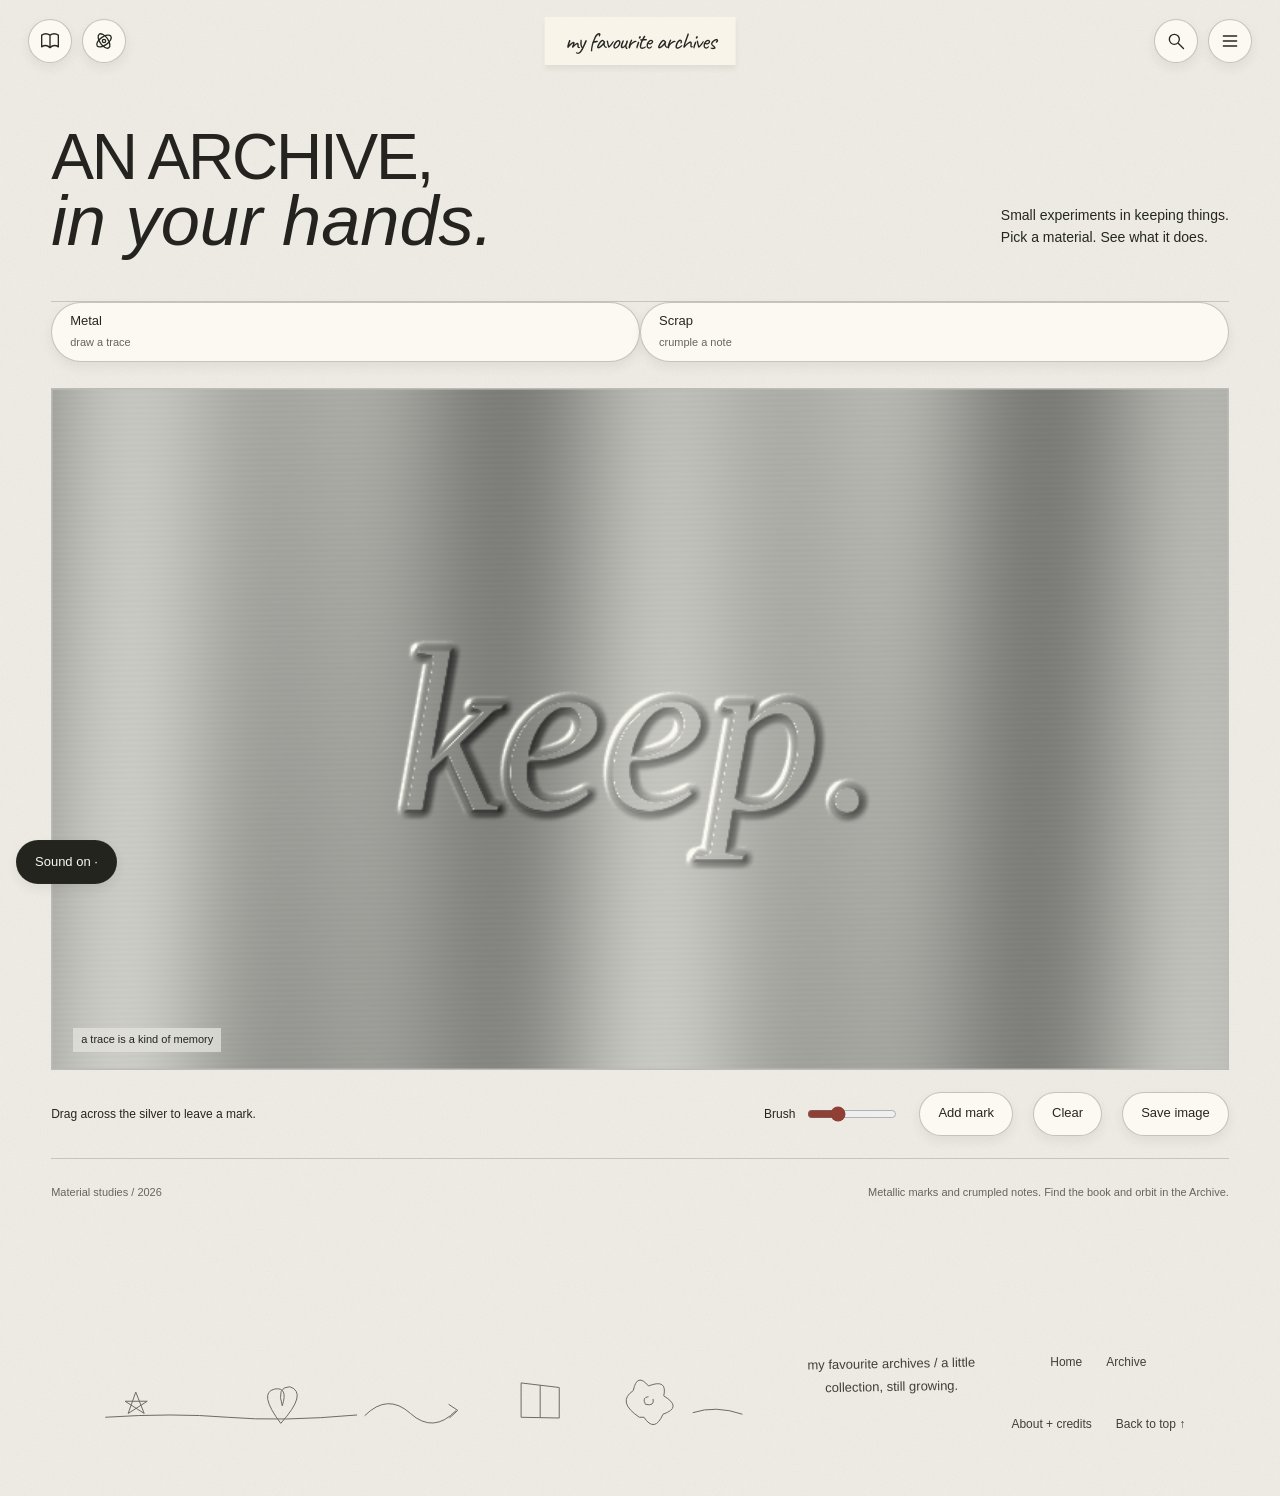
<file: playroom.html>
<!doctype html>
<html lang="en">
  <head>
    <meta charset="utf-8" />
    <meta name="viewport" content="width=device-width, initial-scale=1" />
    <title>Playroom | Archive Dumps</title>
    <link rel="stylesheet" href="css/styles.css" />
    <link rel="stylesheet" href="css/playroom.css" />
    <script src="js/playroom.js" defer></script>
    <link rel="stylesheet" href="css/editorial.css" />
    <link rel="stylesheet" href="css/print-finish.css" />
    <script src="js/print-finish.js" defer></script>
    <link rel="stylesheet" href="css/objects.css" />
    <link rel="stylesheet" href="css/shared-nav.css" />
    <script src="js/shared-nav.js" defer></script>
    <link rel="stylesheet" href="css/refinement.css" />
    <link rel="stylesheet" href="css/personal.css" />
    <script src="js/personal.js" defer></script>
  </head>
  <body id="top" class="page-playroom">
    <a class="skip" href="#main">Skip to content</a>
    <header class="room-toolbar">
      <div class="view-switch" role="group" aria-label="Archive view">
        <button
          id="paper-view"
          class="circle"
          title="Paper view"
          aria-label="Paper view"
          aria-pressed="true"
        >
          <svg viewBox="0 0 24 24">
            <path
              d="M12 5v15M12 5C9 3 5 3 2 5v14c3-2 7-2 10 1 3-3 7-3 10-1V5c-3-2-7-2-10 0Z"
            />
          </svg>
        </button>
        <button
          id="orbit-view"
          class="circle"
          title="Orbit view"
          aria-label="Orbit view"
          aria-pressed="false"
        >
          <svg viewBox="0 0 24 24">
            <ellipse cx="12" cy="12" rx="10" ry="5" transform="rotate(-35 12 12)" />
            <ellipse cx="12" cy="12" rx="5" ry="10" transform="rotate(-35 12 12)" />
            <circle cx="12" cy="12" r="2" />
          </svg>
        </button>
      </div>
      <a class="room-home" href="index.html">my favourite archives</a>
      <div class="room-actions">
        <button
          id="search-toggle"
          class="circle"
          aria-label="Search archive"
          title="Search archive"
          aria-expanded="false"
          aria-controls="search-panel"
        >
          <svg viewBox="0 0 24 24">
            <circle cx="10" cy="10" r="6" />
            <path d="m15 15 6 6" />
          </svg></button
        ><button
          id="menu-toggle"
          class="circle"
          aria-label="Open navigation"
          title="Navigation"
          aria-expanded="false"
          aria-controls="room-menu"
        >
          <svg viewBox="0 0 24 24"><path d="M4 6h16M4 12h16M4 18h16" /></svg>
        </button>
      </div>
    </header>
    <nav id="room-menu" class="floating-panel" hidden aria-label="Main navigation">
      <a href="index.html">Home</a><a href="archive.html">Archive</a
      ><a href="listening.html">Listening room</a><a href="playroom.html">Playroom</a
      ><a href="about.html">About</a>
    </nav>
    <form
      action="archive.html"
      id="search-panel"
      class="floating-panel search-panel"
      hidden
    >
      <label for="archive-search">Find something</label
      ><input
        id="archive-search"
        name="q"
        type="search"
        placeholder="Title or tag"
      /><label for="archive-category">Collection</label
      ><select id="archive-category" name="category">
        <option value="all">Everything</option>
        <option value="photos">Photos</option>
        <option value="objects">Objects</option>
        <option value="notes">Notes</option>
        <option value="music">Music</option></select
      ><button type="submit">Find entries</button
      ><button type="button" id="clear-search">Clear filters</button>
    </form>

    <main id="main">
      <div class="play-intro">
        <h1>an archive,<br /><em>in your hands.</em></h1>
        <p>
          Small experiments in keeping things.<br />Pick a material. See what it does.
        </p>
      </div>
      <div class="material-tabs" role="tablist" aria-label="Choose an experiment">
        <button
          id="tab-metal"
          role="tab"
          aria-selected="true"
          aria-controls="panel-metal"
          data-mode="metal"
        >
          Metal <span>draw a trace</span>
        </button>
        <button
          id="tab-fold"
          role="tab"
          aria-selected="false"
          aria-controls="panel-fold"
          tabindex="-1"
          data-mode="fold"
        >
          Scrap <span>crumple a note</span>
        </button>
      </div>
      <section id="panel-metal" role="tabpanel" aria-labelledby="tab-metal">
        <div class="workbench metal-bench">
          <canvas
            id="metal"
            width="760"
            height="440"
            aria-label="Metal drawing surface. Drag to draw embossed strokes. Use Add mark for a keyboard-accessible drawing."
          ></canvas
          ><span class="bench-note">a trace is a kind of memory</span>
        </div>
        <div class="controls">
          <p>Drag across the silver to leave a mark.</p>
          <label
            >Brush <input id="brush" type="range" min="5" max="28" value="12" /></label
          ><button id="mark">Add mark</button><button id="clear-metal">Clear</button
          ><button id="save-metal">Save image</button>
        </div>
      </section>
      <section id="panel-fold" role="tabpanel" aria-labelledby="tab-fold" hidden>
        <div class="workbench fold-bench">
          <canvas
            id="fold"
            aria-label="A paper note that folds as you drag vertically, or use the Crumple slider below."
          ></canvas
          ><span class="bench-note">some things are worth unfolding</span>
        </div>
        <div class="controls">
          <p>Drag up to crumple. Drag down to unfold.</p>
          <label
            >Crumple
            <input id="crumple" type="range" min="0" max="100" value="0" /></label
          ><button id="unfold">Unfold</button
          ><label
            >Note <input id="note-text" maxlength="60" value="things i almost forgot"
          /></label>
        </div>
      </section>
      <p class="study-caption">
        Material studies / 2026
        <span
          >Metallic marks and crumpled notes. Find the book and orbit in the
          Archive.</span
        >
      </p>
    </main>
    <footer class="sketch-footer">
      <svg
        viewBox="0 0 900 100"
        fill="none"
        stroke="currentColor"
        stroke-width="1.3"
        aria-hidden="true"
      >
        <path
          d="M20 70Q110 64 180 70T350 67M50 65l10-28 11 28-25-16h29L50 65M250 78q-30-40-8-45 18-3 10 22-8-25 10-25 24 8-12 48M360 68q30-30 60-3t60-4m-10-8 12 8-11 10M565 70V25l50 6v40l-50-1m25-42v42M720 70q-30-20-8-35 5-24 20-6 25-10 20 13 25 15-1 24-11 25-25 4Zm12-27q-9 1-4 10 12 3 10-7M790 64q30-10 65 2"
        />
      </svg>
      <p>my favourite archives / a little collection, still growing.</p>
      <nav aria-label="Footer navigation">
        <a href="index.html">Home</a><a href="archive.html">Archive</a
        ><a href="about.html#credits">About + credits</a><a href="#top">Back to top ↑</a>
      </nav>
    </footer>
  </body>
</html>
</file>
<file: css/styles.css>
/* Shared foundation. Media and final editorial layouts come in the next step. */
:root {
  --paper: #f8f8f5;
  --ink: #21211f;
  --muted: #65655f;
  --line: #cecec6;
  --accent: #a52e24;
  --space: clamp(20px, 4vw, 64px);
}
* {
  box-sizing: border-box;
}
html {
  scroll-behavior: smooth;
}
body {
  margin: 0;
  background: var(--paper);
  color: var(--ink);
  font-family: Arial, Helvetica, sans-serif;
  font-size: 16px;
  line-height: 1.6;
}
::selection {
  background: var(--accent);
  color: white;
}
a {
  color: inherit;
  text-decoration-thickness: 1px;
  text-underline-offset: 5px;
}
a:hover {
  color: var(--accent);
}
a:focus-visible,
button:focus-visible,
input:focus-visible,
select:focus-visible {
  outline: 2px solid var(--accent);
  outline-offset: 5px;
}
button,
input,
select {
  font: inherit;
  color: inherit;
}
button,
select,
input[type="search"] {
  border: 1px solid var(--line);
  background: transparent;
  border-radius: 2px;
  padding: 9px 13px;
}
button {
  cursor: pointer;
}
button:hover:not(:disabled) {
  border-color: var(--ink);
  background: #eaeae4;
}
button:disabled {
  opacity: 0.45;
  cursor: not-allowed;
}
input {
  accent-color: var(--accent);
}
input[type="search"] {
  width: 100%;
  min-width: 0;
}
button,
a {
  touch-action: manipulation;
}
h1,
h2,
h3,
p {
  margin-top: 0;
}
h1 {
  font-size: 64px;
  font-weight: 400;
  line-height: 1.05;
  margin-bottom: 24px;
}
h2 {
  font-size: 30px;
  font-weight: 400;
  line-height: 1.2;
}
h3 {
  font-size: 23px;
  font-weight: 400;
  line-height: 1.25;
}
p {
  max-width: 70ch;
}
figure {
  margin: 0;
}
figure > p {
  display: flex;
  align-items: center;
  justify-content: center;
  min-height: 220px;
  background: #edede8;
  border: 1px dashed var(--line);
  padding: 24px;
  text-align: center;
  color: var(--muted);
  font:
    13px/1.6 "Courier New",
    monospace;
}
figcaption,
.muted {
  font-size: 13px;
  color: var(--muted);
}
[hidden] {
  display: none !important;
}
.skip {
  position: absolute;
  left: 20px;
  top: -80px;
  z-index: 9;
  background: var(--paper);
  padding: 12px;
}
.skip:focus {
  top: 10px;
}
body > header {
  display: flex;
  justify-content: space-between;
  align-items: center;
  gap: 24px;
  padding: 22px var(--space);
  border-bottom: 1px solid var(--line);
}
header p {
  margin: 0;
  font-size: 22px;
}
header a {
  text-decoration: none;
}
header nav ul {
  list-style: none;
  margin: 0;
  padding: 0;
  display: flex;
  gap: 26px;
}
header nav a {
  font:
    12px/1.4 "Courier New",
    monospace;
}
header [aria-current="page"] {
  color: var(--accent);
  border-bottom: 1px solid var(--accent);
  padding-bottom: 5px;
}
main {
  padding: 54px var(--space) 80px;
  max-width: 1600px;
  margin: auto;
  min-height: 72vh;
}
body > footer {
  border-top: 1px solid var(--line);
  padding: 25px var(--space);
  display: flex;
  justify-content: space-between;
  gap: 20px;
  font:
    11px/1.8 "Courier New",
    monospace;
}
footer p {
  margin: 0;
}
footer a {
  text-decoration: none;
}
/* Home: one large reactive scene, with an accessible HTML foreground. */
.page-index main {
  padding-top: 0;
}
.hero {
  position: relative;
  min-height: 610px;
  border-bottom: 1px solid var(--line);
  isolation: isolate;
}
.hero canvas {
  position: absolute;
  inset: 0;
  width: 100%;
  height: 100%;
  z-index: -1;
}
.hero-caption {
  display: flex;
  justify-content: space-between;
  padding-top: 24px;
  font:
    11px/1.4 "Courier New",
    monospace;
  color: var(--muted);
}
.hero-copy {
  position: relative;
  padding-top: 76px;
  width: 40%;
  pointer-events: none;
}
.hero-copy h1 {
  font-size: 96px;
  line-height: 0.95;
  margin-bottom: 24px;
}
.hero-copy p {
  font-size: 17px;
}
.hero-copy a {
  pointer-events: auto;
}
.primary {
  display: inline-flex;
  align-items: center;
  gap: 40px;
  background: var(--ink);
  color: var(--paper);
  padding: 13px 20px;
  text-decoration: none;
  font-size: 14px;
}
.primary:hover {
  background: var(--accent);
  color: white;
}
.hero-tools {
  position: absolute;
  bottom: 22px;
  right: 0;
  display: flex;
  align-items: center;
  gap: 14px;
  font:
    11px/1.3 "Courier New",
    monospace;
}
.hero-tools button {
  font-size: 11px;
  padding: 8px 12px;
}
.hero-tools input {
  width: 90px;
}
.featured {
  display: flex;
  justify-content: space-between;
  align-items: center;
  padding: 20px 0;
  border-bottom: 1px solid var(--line);
  gap: 20px;
}
.featured > span {
  font:
    11px/1.4 "Courier New",
    monospace;
  color: var(--muted);
}
.featured a {
  font-size: 22px;
  text-decoration: none;
}
.featured a span {
  margin-left: 20px;
}
#recent {
  margin-bottom: 0;
}
section[aria-labelledby="recent"] {
  display: grid;
  grid-template-columns: repeat(3, minmax(0, 1fr));
  gap: 24px;
  margin-top: 58px;
}
section[aria-labelledby="recent"] > h2 {
  grid-column: 1/-1;
  margin-bottom: 8px;
}
#recent span {
  font:
    13px "Courier New",
    monospace;
  color: var(--muted);
}
section[aria-labelledby="recent"] > article {
  display: flex;
  flex-direction: column;
  min-width: 0;
}
section[aria-labelledby="recent"] h3 {
  order: 2;
  margin: 16px 0 0;
}
section[aria-labelledby="recent"] h3 a {
  text-decoration: none;
}
section[aria-labelledby="recent"] > p {
  grid-column: 1/-1;
  margin-top: 10px;
}
/* Archive controls and cards retain their existing HTML navigation. */
#archive-form {
  display: grid;
  grid-template-columns: minmax(230px, 2fr) 1fr 1fr 2fr;
  gap: 20px;
  border-top: 1px solid var(--line);
  border-bottom: 1px solid var(--line);
  padding: 22px 0;
  margin-top: 36px;
}
#archive-form p {
  margin: 0;
}
#archive-form label {
  display: block;
  font:
    11px/1.4 "Courier New",
    monospace;
  margin-bottom: 12px;
}
#archive-form select {
  max-width: 100%;
  width: 100%;
  margin-bottom: 8px;
}
#archive-form a {
  font-size: 12px;
  margin-left: 10px;
}
#archive-form button {
  font-size: 12px;
  margin-top: 8px;
}
#result-count {
  font:
    12px/1.5 "Courier New",
    monospace;
  margin: 24px 0;
}
#results {
  display: grid;
  grid-template-columns: repeat(2, minmax(0, 1fr));
  gap: 36px;
}
#results article {
  display: flex;
  flex-direction: column;
  min-width: 0;
}
#results h2 {
  order: 2;
  font-size: 24px;
  margin: 20px 0 5px;
}
#results h2 a {
  text-decoration: none;
}
#results article > p {
  order: 3;
  font:
    12px "Courier New",
    monospace;
  color: var(--muted);
}
#results figure p {
  min-height: 280px;
}
#results > ul {
  grid-column: 1/-1;
  list-style: none;
  margin: 0;
  padding: 0;
}
#results li {
  display: flex;
  justify-content: space-between;
  gap: 20px;
  padding: 18px 0;
  border-bottom: 1px solid var(--line);
}
#results li p {
  margin: 0;
}
#pagination {
  display: flex;
  justify-content: center;
  align-items: center;
  gap: 24px;
  margin-top: 36px;
  font:
    12px "Courier New",
    monospace;
}
/* Listening room: local audio, no automatic playback. */
.listening-layout {
  display: grid;
  grid-template-columns: 1.1fr 1fr;
  gap: 80px;
  margin-top: 50px;
}
.disc-stage {
  display: flex;
  flex-direction: column;
  align-items: center;
  justify-content: center;
  background: #ecece8;
  min-height: 560px;
  padding: 28px;
  overflow: hidden;
}
.compact-disc {
  position: relative;
  width: min(100%, 380px);
  aspect-ratio: 1;
  border-radius: 50%;
  background: repeating-radial-gradient(circle, #c8c8c3 0 2px, #e0e0db 3px 4px);
  box-shadow: 0 18px 30px #2222221c;
  display: flex;
  align-items: center;
  justify-content: center;
  animation: spin 10s linear infinite;
  animation-play-state: paused;
}
.compact-disc::after {
  content: "";
  position: absolute;
  width: 18%;
  aspect-ratio: 1;
  background: #ecece8;
  border: 9px solid #b5b5af;
  border-radius: 50%;
}
.compact-disc span {
  position: absolute;
  top: 23%;
  font:
    12px "Courier New",
    monospace;
}
.compact-disc small {
  position: absolute;
  bottom: 23%;
  font:
    9px "Courier New",
    monospace;
}
.compact-disc.playing {
  animation-play-state: running;
}
.disc-stage > p {
  margin: 32px 0 0;
  font:
    11px "Courier New",
    monospace;
}
.player-panel {
  min-width: 0;
}
.player-panel h2 {
  font:
    12px "Courier New",
    monospace;
  color: var(--muted);
}
#track-title {
  font-size: 36px;
  overflow-wrap: anywhere;
}
audio {
  width: 100%;
  margin: 15px 0;
}
.transport {
  display: flex;
  gap: 10px;
  margin: 0 0 24px;
}
.file-label {
  display: block;
  font-size: 14px;
  margin-bottom: 8px;
}
input[type="file"] {
  max-width: 100%;
  font-size: 12px;
}
#audio-status {
  font-size: 13px;
  color: var(--muted);
  margin: 16px 0 30px;
}
#local-tracklist {
  padding-left: 24px;
}
#local-tracklist li {
  border-bottom: 1px solid var(--line);
  padding: 10px 0;
}
#local-tracklist button {
  border: 0;
  padding: 4px 6px;
  text-align: left;
  overflow-wrap: anywhere;
  max-width: 100%;
}
#local-tracklist button[aria-pressed="true"] {
  color: var(--accent);
}
@keyframes spin {
  to {
    transform: rotate(360deg);
  }
}
/* These supporting pages have foundation styling, awaiting final content. */
.page-entry main > nav {
  font:
    12px/1.8 "Courier New",
    monospace;
  margin: 24px 0;
}
.page-entry article {
  margin: 45px 0;
  max-width: 1000px;
}
.page-entry figure {
  margin: 25px 0 35px;
}
.page-entry figure > p {
  min-height: 350px;
}
.page-entry article h2 {
  font-size: 25px;
  margin-top: 35px;
}
.page-about main {
  max-width: 1000px;
}
.page-about figure {
  margin: 35px 0 50px;
  max-width: 440px;
}
.page-about section {
  padding: 30px 0;
  border-top: 1px solid var(--line);
}
@media (max-width: 800px) {
  h1 {
    font-size: 48px;
  }
  body > header {
    align-items: flex-start;
    flex-direction: column;
    gap: 16px;
  }
  header nav {
    width: 100%;
  }
  header nav ul {
    justify-content: space-between;
    gap: 12px;
    flex-wrap: wrap;
  }
  header nav a {
    font-size: 11px;
  }
  .hero {
    min-height: 720px;
  }
  .hero-copy {
    padding-top: 40px;
    width: 100%;
  }
  .hero-copy h1 {
    font-size: 72px;
  }
  .hero-copy p {
    font-size: 15px;
  }
  .hero-caption {
    font-size: 10px;
  }
  .hero-tools {
    right: auto;
    left: 0;
    flex-wrap: wrap;
    gap: 10px;
  }
  .hero-tools input {
    width: 70px;
  }
  .featured {
    flex-wrap: wrap;
  }
  .featured > span:last-child {
    display: none;
  }
  section[aria-labelledby="recent"] {
    grid-template-columns: 1fr;
    gap: 30px;
  }
  section[aria-labelledby="recent"] figure > p {
    min-height: 180px;
  }
  #archive-form {
    grid-template-columns: 1fr 1fr;
  }
  #archive-form p:first-child {
    grid-column: 1/-1;
  }
  #results {
    gap: 20px;
  }
  #results figure p {
    min-height: 180px;
    padding: 12px;
    font-size: 11px;
  }
  #results h2 {
    font-size: 21px;
  }
  .listening-layout {
    grid-template-columns: 1fr;
    gap: 40px;
  }
  .disc-stage {
    min-height: 350px;
  }
  .compact-disc {
    width: 260px;
  }
  .player-panel h3 {
    font-size: 28px;
  }
  body > footer {
    flex-direction: column;
    gap: 10px;
  }
  .page-entry figure > p {
    min-height: 230px;
  }
}
@media (max-width: 440px) {
  #results {
    grid-template-columns: 1fr;
  }
  #results li {
    flex-direction: column;
    gap: 6px;
  }
  #pagination {
    gap: 12px;
  }
  .hero-caption span:last-child {
    display: none;
  }
  .hero-tools {
    font-size: 10px;
  }
  .hero-tools button {
    padding: 8px;
  }
  .featured > span {
    font-size: 10px;
  }
}
@media (prefers-reduced-motion: reduce) {
  html {
    scroll-behavior: auto;
  }
  .compact-disc {
    animation: none;
  }
}
</file>
<file: css/playroom.css>
.play-intro {
  display: flex;
  align-items: flex-end;
  justify-content: space-between;
  gap: 30px;
  margin: 0 0 46px;
}
.play-intro h1 {
  font-size: clamp(42px, 6vw, 80px);
  letter-spacing: -0.035em;
  margin: 0;
}
.play-intro em {
  font-family: Georgia, serif;
  font-weight: 400;
}
.play-intro p {
  font-size: 14px;
  margin-bottom: 6px;
}
.material-tabs {
  display: grid;
  grid-template-columns: repeat(4, 1fr);
  border-top: 1px solid var(--line);
}
.material-tabs button {
  text-align: left;
  border: 0;
  border-radius: 0;
  padding: 18px 0;
  border-bottom: 1px solid var(--line);
  font-size: 22px;
}
.material-tabs button span {
  display: block;
  font:
    11px/1.6 "Courier New",
    monospace;
  margin-top: 4px;
  color: var(--muted);
}
.material-tabs button[aria-selected="true"] {
  border-bottom: 3px solid var(--accent);
  color: var(--accent);
}
.material-tabs button:hover {
  background: transparent;
}
.workbench {
  position: relative;
  margin-top: 26px;
  min-height: 440px;
  height: min(53vw, 570px);
  display: flex;
  align-items: center;
  justify-content: center;
  overflow: hidden;
}
.workbench canvas {
  display: block;
  width: 100%;
  height: 100%;
}
.metal-bench {
  background: #bcbcb7;
}
.metal-bench canvas {
  touch-action: none;
  cursor: crosshair;
  object-fit: fill;
}
.bench-note {
  position: absolute;
  bottom: 18px;
  left: 22px;
  pointer-events: none;
  font:
    11px/1.6 "Courier New",
    monospace;
}
.metal-bench .bench-note {
  background: #e5e5debf;
  padding: 3px 8px;
  color: #242422;
}
.controls {
  display: flex;
  align-items: center;
  flex-wrap: wrap;
  gap: 12px 20px;
  padding: 22px 0;
  border-bottom: 1px solid var(--line);
  font:
    12px/1.5 "Courier New",
    monospace;
}
.controls p {
  margin: 0 auto 0 0;
}
.controls label {
  display: flex;
  align-items: center;
  gap: 10px;
}
.controls input[type="range"] {
  width: 90px;
}
.controls button {
  min-height: 44px;
  font-size: 12px;
}
.controls input[type="text"],
#note-text {
  width: 190px;
  max-width: 100%;
  background: transparent;
  border: 0;
  border-bottom: 1px solid var(--line);
  padding: 8px 0;
  font-size: 12px;
}
.study-caption {
  display: flex;
  justify-content: space-between;
  gap: 30px;
  max-width: none;
  margin: 24px 0 0;
  font:
    11px/1.7 "Courier New",
    monospace;
  color: var(--muted);
}
.study-caption span {
  max-width: 65ch;
  text-align: right;
}
.book-bench {
  background: #deded7;
  perspective: 1600px;
}
.book {
  display: flex;
  width: min(76%, 720px);
  height: 76%;
  transform: rotate(-3deg);
  filter: drop-shadow(12px 22px 16px #22222230);
}
.book-page {
  position: relative;
  flex: 1;
  min-width: 0;
  background: #faf8ee;
  overflow: hidden;
  padding: clamp(14px, 3vw, 40px);
  display: flex;
  flex-direction: column;
  justify-content: space-between;
  border-radius: 3px 10px 10px 3px;
}
.left-page {
  background: linear-gradient(90deg, #faf8ee 89%, #d5d2c8 100%);
  border-radius: 10px 2px 2px 10px;
}
.right-page {
  transform-origin: left center;
  box-shadow: inset 8px 0 12px #2222220e;
}
.book-page h2 {
  font:
    italic clamp(30px, 4.5vw, 70px) / 0.95 Georgia,
    serif;
  letter-spacing: -0.035em;
  margin: 0;
}
.book-page p {
  font:
    12px/1.7 "Courier New",
    monospace;
  position: relative;
  z-index: 1;
}
.book-page img {
  width: 100%;
  height: 100%;
  object-fit: contain;
}
.page-num {
  font:
    10px "Courier New",
    monospace;
  position: absolute;
  bottom: 14px;
  right: 20px;
}
.book-shape {
  width: 70%;
  aspect-ratio: 1;
  border: 1px solid #a52e24;
  border-radius: 50%;
  align-self: center;
  box-shadow:
    10px 0 0 -1px #faf8ee,
    11px 0 0 #a52e24,
    20px 0 0 -1px #faf8ee,
    21px 0 0 #a52e24;
  transform: rotate(-20deg);
  margin: 20px 0;
}
.book-stamp {
  font:
    bold clamp(40px, 7vw, 100px) / 1 Arial,
    sans-serif;
  color: var(--accent);
  transform: rotate(-8deg);
  letter-spacing: -0.04em;
}
.book-turn .right-page {
  animation: page-turn 0.45s ease-out;
}
.upload-label {
  position: relative;
  display: inline-flex;
  padding: 10px 13px;
  border: 1px solid var(--line);
  min-height: 44px;
  cursor: pointer;
  overflow: hidden;
}
.upload-label:focus-within {
  outline: 2px solid var(--accent);
  outline-offset: 3px;
}
.upload-label input {
  position: absolute;
  inset: 0;
  opacity: 0;
  width: 100%;
  cursor: pointer;
}
.experiment-note {
  font:
    11px/1.7 "Courier New",
    monospace;
  color: var(--muted);
  margin-top: 15px;
}
.orbit-bench {
  background: #20201e;
  color: #f3f1e8;
}
.orbit-bench canvas {
  cursor: grab;
}
.fold-bench {
  background: #eae9e2;
}
.fold-bench canvas {
  touch-action: none;
  cursor: ns-resize;
}
.playroom-link {
  display: flex;
  align-items: center;
  justify-content: space-between;
  gap: 18px;
  padding: 30px 0;
  border-bottom: 1px solid var(--line);
}
.playroom-link p,
.playroom-link span {
  font:
    11px/1.7 "Courier New",
    monospace;
  margin: 0;
}
.playroom-link a {
  font:
    italic 32px Georgia,
    serif;
}
.page-playroom main {
  padding-top: 45px;
}
@keyframes page-turn {
  0% {
    transform: rotateY(-65deg);
    filter: brightness(0.7);
  }
  100% {
    transform: rotateY(0);
    filter: brightness(1);
  }
}
@media (max-width: 800px) {
  header nav ul {
    flex-wrap: wrap;
  }
  .play-intro {
    align-items: flex-start;
    flex-direction: column;
    gap: 20px;
    margin-bottom: 28px;
  }
  .play-intro p {
    font-size: 13px;
  }
  .material-tabs button {
    font-size: 18px;
  }
  .material-tabs button span {
    font-size: 9px;
    max-width: 10ch;
  }
  .workbench {
    min-height: 340px;
    height: 420px;
  }
  .controls {
    gap: 12px;
  }
  .controls > p {
    flex-basis: 100%;
  }
  .book {
    width: 90%;
    height: 68%;
  }
  .book-page p {
    font-size: 10px;
  }
  .study-caption {
    flex-direction: column;
    gap: 8px;
  }
  .study-caption span {
    text-align: left;
  }
  .playroom-link {
    align-items: flex-start;
    flex-direction: column;
  }
  .book-page h2 {
    font-size: 36px;
  }
  .bench-note {
    font-size: 9px;
    left: 12px;
  }
  .page-playroom main {
    padding-top: 30px;
  }
}
@media (prefers-reduced-motion: reduce) {
  .book-turn .right-page {
    animation: none;
  }
}
/* Preserve the drawing coordinates and lettering proportions on narrow screens. */
.metal-bench {
  height: auto;
  min-height: 0;
  aspect-ratio: 760/440;
}
.metal-bench canvas {
  position: absolute;
  inset: 0;
}
</file>
<file: css/editorial.css>
@font-face {
  font-family: Archive Display;
  src: url("../fonts/archivo.ttf") format("truetype");
  font-weight: 400 900;
  font-display: swap;
}
@font-face {
  font-family: Archive Type;
  src: url("../fonts/typewriter.ttf") format("truetype");
  font-display: swap;
}
@font-face {
  font-family: Archive Hand;
  src: url("../fonts/hand.ttf") format("truetype");
  font-weight: 400 700;
  font-display: swap;
}
:root {
  --paper: #efede5;
  --ink: #24241f;
  --line: #c8c4b9;
  --accent: #a13e32;
}
body {
  background: var(--paper);
}
h1,
h2,
.hero-copy h1 {
  font-family:
    Archive Display,
    Arial,
    sans-serif;
  letter-spacing: -0.04em;
  text-transform: uppercase;
  font-weight: 400;
}
h1 {
  line-height: 0.95;
}
header nav a,
footer,
#archive-form,
.hero-caption,
.hero-tools,
.featured > span,
.study-caption,
.controls {
  font-family:
    Archive Type,
    "Courier New",
    monospace;
}
header p {
  font-family:
    Archive Type,
    monospace;
  font-size: 18px;
}
.hero-copy h1 {
  font-size: clamp(64px, 7vw, 96px);
  line-height: 0.88;
}
.hero-copy h1::first-line {
  letter-spacing: -0.04em;
}
.play-intro em {
  font-family:
    Archive Hand,
    cursive;
  text-transform: none;
  font-size: 1.1em;
  letter-spacing: 0;
}
.play-intro h1 {
  font-size: clamp(36px, 5vw, 70px);
}
.material-tabs {
  grid-template-columns: repeat(2, 1fr);
}
.handwritten {
  font-family:
    Archive Hand,
    cursive;
  font-size: 27px;
  font-weight: 400;
}
.playroom-link a {
  font-family:
    Archive Hand,
    cursive;
  font-size: 36px;
}
.page-entry h1 {
  font-size: clamp(34px, 7vw, 64px);
  overflow-wrap: anywhere;
}
</file>
<file: css/print-finish.css>
@font-face {
  font-family: Print Grotesk;
  src: url("../fonts/condensed.ttf") format("truetype");
  font-weight: 100 900;
  font-display: swap;
}
:root {
  --paper: #eeece4;
  --ink: #252621;
  --accent: #8f3f34;
}
body {
  background-color: var(--paper);
  background-image: url("../assets/paper-grain.svg");
}
.print-filter-defs {
  position: absolute;
  width: 0;
  height: 0;
  overflow: hidden;
  pointer-events: none;
}
h1,
h2,
.hero-copy h1,
.cover-poster,
.book-cover strong,
.sheet h2,
.orbit-center,
.orbit-item strong,
.art-photo strong,
.art-ticket strong {
  font-family:
    Print Grotesk,
    Arial,
    sans-serif;
  font-weight: 800;
  letter-spacing: -0.035em;
  filter: url("#ink-print");
}
/* Loose lines, tight leading and unexpected indents echo hand-set poster type. */
.page-index .hero {
  min-height: 670px;
}
.hero-copy {
  padding-top: 115px;
  width: 55%;
}
.hero-copy h1 {
  font-size: clamp(86px, 9.5vw, 142px);
  line-height: 0.77;
  margin: 0 0 42px;
}
.hero-copy h1 span {
  display: block;
  white-space: nowrap;
}
.hero-copy h1 span:first-child {
  margin-left: -0.025em;
  transform: rotate(-1deg);
}
.hero-copy h1 span:last-child {
  margin-left: 26%;
  transform: rotate(0.7deg);
}
.hero-copy p {
  margin-left: 16%;
  font-size: 16px;
}
.hero-copy .primary {
  margin-left: 16%;
  background: transparent;
  color: var(--ink);
  padding: 9px 0;
  border-bottom: 1px solid var(--ink);
  font-family:
    Archive Type,
    monospace;
}
.hero-copy .primary:hover {
  color: var(--accent);
}
.room-title h1 {
  font-family:
    Print Grotesk,
    sans-serif;
  font-weight: 800;
  letter-spacing: -0.03em;
}
.archive-room {
  background-image: url("../assets/paper-grain.svg") !important;
}
.book-cover {
  background-color: #eee9dc;
  background-image: url("../assets/paper-grain.svg");
  color: #252621;
  padding: 24px 15px 24px 23px;
  box-shadow:
    7px 0 0 #c8bfaf,
    10px 0 0 #6b665b,
    22px 28px 32px #302a2735;
}
.book-cover:hover:not(:disabled) {
  background-color: #e5dfd0;
  color: #252621;
}
.book-cover strong {
  font-size: 64px;
  line-height: 0.76;
  letter-spacing: -0.04em;
  margin: 25px 0 0 -24px;
}
.book-cover strong span {
  margin-left: 50px;
  margin-top: 6px;
}
.cover-hand {
  font-size: 27px;
  margin: 0 7px 25px 0;
  align-self: flex-end;
  transform: rotate(-9deg);
  color: #756e61;
}
.cover-small {
  font-size: 9px;
  align-self: flex-end;
  max-width: 13ch;
  text-align: right;
}
.cover-bottom {
  font-size: 10px;
}
.sheet {
  background-image: url("../assets/paper-grain.svg");
}
.sheet-left {
  background-image:
    url("../assets/paper-grain.svg"), linear-gradient(90deg, #f1ede2 88%, #d7d0c0 100%);
}
.sheet-right {
  background-image:
    url("../assets/paper-grain.svg"), linear-gradient(90deg, #d8d0bf, #f1ede2 7%);
}
.sheet h2 {
  font-family:
    Print Grotesk,
    sans-serif;
  font-size: clamp(38px, 5.1vw, 74px);
  font-weight: 800;
  line-height: 0.78;
  letter-spacing: -0.04em;
  overflow-wrap: normal;
  position: relative;
  z-index: 1;
}
.sheet h2 span {
  display: block;
}
.sheet h2 span:nth-child(even) {
  padding-left: 23%;
  margin-top: -0.015em;
}
.sheet h2.long-title {
  font-size: clamp(28px, 4vw, 57px);
}
.sheet .annotation {
  font-weight: 400;
  font-size: 27px;
  color: #746e62;
  margin: 10px -10px 0 0;
}
.sheet .entry-copy {
  font-size: 13px;
  line-height: 1.4;
  max-width: 26ch;
}
.sheet-art {
  transform: rotate(-3deg);
  margin: 28px -3px 14px;
}
.sheet-art::before {
  content: "";
  position: absolute;
  width: 78%;
  height: 83%;
  background: #ddd5c5;
  transform: rotate(-7deg) translate(-7px, 10px);
  box-shadow: 2px 6px 9px #24241f14;
  z-index: -1;
}
.art-note {
  font-size: 33px;
  font-weight: 400;
  color: #6a6257;
  padding: 14px;
  background: #eee7d8;
  box-shadow: 3px 7px 9px #28221615;
}
.art-ticket {
  background-color: #e1d2b6;
  background-image: url("../assets/paper-grain.svg");
  box-shadow: 4px 9px 10px #24241f16;
}
.art-ticket strong {
  font-size: 34px;
  line-height: 0.85;
}
.art-photo strong {
  font-family:
    Print Grotesk,
    sans-serif;
  font-size: 48px;
  font-weight: 800;
  line-height: 0.8;
}
.art-photo {
  background-image: url("../assets/paper-grain.svg");
}
.archive-book::after {
  background: #686357;
}
.orbit-item {
  background-image: url("../assets/paper-grain.svg");
}
.orbit-item strong {
  font-family:
    Print Grotesk,
    sans-serif;
  font-size: 24px;
  font-weight: 800;
  line-height: 0.85;
}
.orbit-item strong.long-title {
  font-size: 17px;
}
.orbit-center {
  font-family:
    Print Grotesk,
    sans-serif;
  font-size: clamp(48px, 7vw, 90px);
  font-weight: 800;
  line-height: 0.75;
}
.orbit-item[data-active="true"] {
  background-color: #8f3f34;
}
.round-controls .circle {
  box-shadow: 0 4px 10px #2825180d;
}
/* Entry pages read like a loose editorial spread: copy above, media layered below. */
.page-entry main {
  max-width: 1120px;
}
.page-entry article {
  display: grid;
  grid-template-columns: 1fr 1fr;
  column-gap: 8%;
  max-width: none;
  margin-top: 80px;
}
.page-entry #entry-title {
  grid-column: 1/-1;
  max-width: 9ch;
  font-family:
    Print Grotesk,
    sans-serif;
  font-size: clamp(65px, 10vw, 125px);
  font-weight: 800;
  line-height: 0.78;
  margin-left: 16%;
  margin-bottom: 60px;
  overflow-wrap: normal;
}
.page-entry #entry-description {
  grid-column: 1/-1;
  grid-row: 2;
  font-size: clamp(20px, 2.5vw, 29px);
  line-height: 1.18;
  max-width: 40ch;
  margin-bottom: 30px;
}
.page-entry #entry-meta {
  grid-column: 1/-1;
  grid-row: 3;
  font-family:
    Archive Type,
    monospace;
  font-size: 11px;
  margin-bottom: 35px;
}
.page-entry article > h2 {
  grid-column: 1;
  grid-row: 4;
  font-family:
    Archive Hand,
    cursive;
  font-size: 36px;
  filter: none;
  font-weight: 400;
  text-transform: none;
  margin: 25px 0 12px;
  transform: rotate(-7deg);
}
.page-entry #entry-story {
  grid-column: 1;
  grid-row: 5;
  line-height: 1.6;
  font-size: 15px;
  color: #58554b;
  max-width: 30ch;
}
.page-entry article > figure {
  grid-column: 2;
  grid-row: 4/8;
  position: relative;
  background: #f8f4e8;
  padding: 12px 12px 28px;
  transform: rotate(5deg);
  box-shadow: 6px 15px 22px #25241c24;
  margin: 15px 0 75px;
  isolation: isolate;
}
.page-entry article > figure::before {
  content: "";
  position: absolute;
  inset: 15px 5px -15px -22px;
  background: #e0d8c7;
  transform: rotate(-11deg);
  z-index: -1;
  box-shadow: 2px 8px 14px #25241c18;
}
.page-entry article > figure p {
  background: #d9d5c9;
  border: 0;
  font-family:
    Archive Type,
    monospace;
  min-height: 360px;
}
.page-entry article > figure figcaption {
  font-family:
    Archive Hand,
    cursive;
  font-size: 22px;
  line-height: 1.2;
  color: #6e6658;
}
.page-entry article > p:not([id]) {
  grid-column: 1;
  font:
    12px/1.6 Archive Type,
    monospace;
}
.page-entry #entry-credit {
  grid-column: 1;
  font:
    11px/1.6 Archive Type,
    monospace;
  color: #6c665c;
}
.page-entry #music-link {
  grid-column: 1;
}
.page-entry article > h2 {
  filter: none;
}
@media (max-width: 800px) {
  .page-index .hero {
    min-height: 760px;
  }
  .hero-copy {
    width: 100%;
    padding-top: 70px;
  }
  .hero-copy h1 {
    font-size: clamp(85px, 18vw, 125px);
    max-width: 100%;
    margin-bottom: 32px;
  }
  .hero-copy h1 span:last-child {
    margin-left: 24%;
  }
  .hero-copy p,
  .hero-copy .primary {
    margin-left: 8%;
  }
  .page-entry article {
    display: block;
    margin-top: 55px;
  }
  .page-entry #entry-title {
    font-size: 76px;
    margin-left: 7%;
    margin-bottom: 40px;
    max-width: 8ch;
  }
  .page-entry #entry-description {
    font-size: 23px;
  }
  .page-entry #entry-story {
    max-width: 35ch;
  }
  .page-entry article > figure {
    margin: 55px 12px 60px 20px;
  }
  .page-entry article > figure p {
    min-height: 260px;
  }
  .sheet h2 {
    font-size: 42px;
    line-height: 0.82;
  }
  .sheet h2.long-title {
    font-size: 28px;
  }
  .sheet h2 span:nth-child(even) {
    padding-left: 13%;
  }
  .sheet .entry-copy {
    font-size: 11px;
  }
  .sheet .annotation {
    font-size: 23px;
  }
  .art-photo strong {
    font-size: 32px;
  }
  .art-ticket strong {
    font-size: 25px;
  }
  .art-note {
    font-size: 26px;
    padding: 10px;
  }
  .orbit-item strong {
    font-size: 21px;
  }
  .orbit-item strong.long-title {
    font-size: 14px;
  }
  .book-cover strong {
    font-size: 57px;
  }
  .cover-hand {
    font-size: 24px;
  }
  .sheet-art {
    margin: 14px 0;
  }
  .sheet h2.long-title span:nth-child(even) {
    padding-left: 4%;
  }
}
@media (max-width: 390px) {
  .sheet h2.long-title {
    font-size: 25px;
  }
  .sheet h2 {
    font-size: 38px;
  }
}

.room-title h1 {
  filter: none;
}
.archive-room .room-toolbar {
  flex-direction: row;
  gap: 12px;
}

/* Archive Dumps: ink-set titles and pencilled paper ephemera. */
h1,
h2,
.hero-copy h1,
.book-cover strong,
.sheet h2,
.orbit-center,
.orbit-item strong,
.art-photo strong,
.art-ticket strong,
.page-entry #entry-title {
  font-family:
    Archive Display,
    Arial,
    sans-serif;
  font-weight: 400;
  letter-spacing: -0.065em;
}
.hero-copy h1 {
  font-size: clamp(65px, 8vw, 118px);
  line-height: 0.84;
}
.hero-copy h1 span:last-child {
  margin-left: 18%;
}
header > p > a,
.room-home {
  font-family:
    Archive Hand,
    cursive !important;
  font-size: 27px !important;
  font-weight: 400;
  letter-spacing: -0.04em;
  text-transform: none !important;
  display: inline-block;
  background: #f6f2e7;
  padding: 6px 18px;
  box-shadow: 1px 3px 2px #25262115;
  transform: rotate(-3deg);
  white-space: nowrap;
}
footer > p,
.room-footer > span {
  font-family:
    Archive Hand,
    cursive;
  font-size: 24px;
  font-weight: 400;
  transform: rotate(-1deg);
}
footer {
  background: linear-gradient(177deg, transparent 7%, #f4f0e5 7%);
  padding-top: 30px;
}
.book-cover strong {
  font-size: 52px;
}
.book-cover strong span {
  margin-left: 28px;
}
.cover-hand {
  font-size: 25px;
}
.layout-choice {
  display: flex;
  gap: 14px;
  justify-content: center;
  align-items: center;
  margin: 8px 0 12px;
  font:
    23px Archive Hand,
    cursive;
  color: #645d51;
}
.layout-choice button {
  font: inherit;
  background: transparent;
  border: 0;
  padding: 5px 12px;
  color: inherit;
  min-height: 44px;
}
.layout-choice button[aria-pressed="true"] {
  border-bottom: 1px solid #645d51;
  transform: rotate(-4deg);
}
.pencil-caption {
  display: none;
}
.pencil-layout .sheet {
  background-image: url("../assets/pencil-paper.png");
  background-size: 100% 100%;
}
.pencil-layout .sheet-right {
  padding-top: 35px;
}
.pencil-layout .sheet-art {
  width: 77%;
  align-self: flex-end;
  transform: rotate(6deg);
  margin: 40px 6px 8px;
  border: 9px solid #f8f4e9;
  border-bottom-width: 23px;
  box-shadow: 3px 8px 12px #30281d28;
}
.pencil-layout .sheet-art::before {
  width: 90%;
  height: 95%;
  background: #e5dfd1;
  transform: rotate(-15deg) translate(-25px, 5px);
  box-shadow: 1px 5px 9px #30281d22;
}
.pencil-layout .pencil-caption {
  display: block;
  font:
    25px/1 Archive Hand,
    cursive;
  color: #766e60;
  transform: rotate(-8deg);
  margin: 0 0 22px 15%;
  max-width: 18ch;
}
.pencil-layout .sheet .annotation {
  font:
    28px/1.1 Archive Hand,
    cursive;
  transform: rotate(-9deg);
  margin: 25px 0;
  color: #736b60;
}
.pencil-layout .page-meta {
  margin-top: auto;
}
.pencil-layout.page-entry article {
  background: url("../assets/pencil-paper.png") center/100% 100%;
  padding: 30px;
}
.sheet h2 {
  font-size: clamp(30px, 4vw, 58px);
}
.sheet h2.long-title {
  font-size: clamp(23px, 3vw, 43px);
}
@media (max-width: 800px) {
  .hero-copy h1 {
    font-size: clamp(48px, 13vw, 90px);
  }
  .room-home {
    font-size: 21px !important;
    padding: 6px !important;
  }
  .room-toolbar {
    gap: 5px !important;
  }
  .book-cover strong {
    font-size: 49px;
  }
  .sheet h2 {
    font-size: 30px;
  }
  .sheet h2.long-title {
    font-size: 22px;
  }
  .pencil-layout .sheet-art {
    width: 88%;
    margin-top: 24px;
    border-width: 5px;
    border-bottom-width: 15px;
  }
  .pencil-layout .pencil-caption {
    font-size: 21px;
    margin-left: 0;
  }
  .pencil-layout .sheet .annotation {
    font-size: 23px;
  }
  .pencil-layout.page-entry article {
    padding: 15px;
  }
  .page-entry #entry-title {
    font-size: clamp(45px, 12vw, 76px);
    max-width: 100%;
    overflow-wrap: anywhere;
  }
  .room-footer > span {
    font-size: 19px;
  }
  .room-toolbar .circle {
    width: 38px;
    height: 38px;
  }
}
@media (max-width: 700px) {
  .pencil-layout .art-note {
    font-size: 19px;
    line-height: 1.08;
    padding: 8px;
    transform: rotate(-4deg);
    max-width: 100%;
  }
  .pencil-layout .sheet-right {
    padding: 24px 14px;
  }
  .pencil-layout .sheet-art {
    margin: 15px 0 9px;
    min-height: 120px;
  }
  .pencil-layout .sheet-right > small {
    font-size: 7px;
    line-height: 1.25;
  }
  .pencil-layout .pencil-caption {
    font-size: 18px;
    margin: 6px 0 16px;
  }
  .sheet h2.long-title {
    font-size: 20px;
  }
  .sheet h2.long-title span:nth-child(even) {
    padding-left: 0;
  }
}

.sheet-art img {
  width: 100%;
  height: 100%;
  max-height: 240px;
  object-fit: contain;
  padding: 0;
  transform: none;
  box-shadow: none;
}
.pencil-layout .sheet-art {
  background: #f7f3e9;
  min-height: 0;
}
.pencil-layout .sheet-art img {
  max-height: 215px;
}
.sheet h2.long-title {
  font-size: clamp(20px, 3vw, 39px);
}
.sheet .entry-copy {
  font-size: 12px;
}
.archive-card {
  white-space: pre-line;
  font:
    15px/2 Archive Type,
    monospace;
  padding: 16px;
  border: 1px dashed #8c8373;
  background: #e9dfc9;
}
.archive-card.boarding {
  font-size: 13px;
}
.orbit-item img {
  width: 100%;
  height: 65px;
  object-fit: cover;
}
.orbit-item:has(img) strong {
  font-size: 13px;
}
.orbit-item:has(img) small {
  font-size: 8px;
}
.page-entry #entry-media {
  display: flex;
  flex-direction: column;
  gap: 18px;
  background: transparent;
  min-height: 0;
  padding: 0;
}
.page-entry #entry-media img {
  width: 100%;
  height: auto;
  display: block;
}
.page-entry textarea {
  grid-column: 1;
  width: 100%;
  min-height: 140px;
  font:
    21px Archive Hand,
    cursive;
  background: #f7f3e9;
  border: 1px solid #aaa;
  padding: 14px;
}
.page-index article figure img {
  width: 100%;
  max-height: 320px;
  object-fit: contain;
}
.page-index article figure p {
  min-height: 0;
  padding: 0;
  background: transparent;
}
.sheet-right > small {
  font-size: 8px;
}
.sheet .annotation {
  font-size: 22px !important;
}
.pencil-layout .pencil-caption {
  font-size: 21px;
}
.sheet h2.long-title {
  overflow-wrap: anywhere;
}
@media (max-width: 700px) {
  .sheet .entry-copy {
    font-size: 10px;
    line-height: 1.35;
  }
  .sheet h2.long-title {
    font-size: 17px;
  }
  .sheet h2 {
    font-size: 23px;
  }
  .sheet .annotation {
    font-size: 19px !important;
  }
  .pencil-layout .sheet-art img {
    max-height: 150px;
  }
  .archive-card {
    font-size: 10px;
    padding: 5px;
  }
  .archive-card.boarding {
    font-size: 9px;
  }
  .pencil-layout .pencil-caption {
    font-size: 17px;
  }
  .orbit-item img {
    height: 43px;
  }
  .orbit-item:has(img) strong {
    font-size: 10px;
  }
}

.jump-label {
  display: flex;
  justify-content: center;
  align-items: center;
  gap: 14px;
  font:
    21px Archive Hand,
    cursive;
}
.jump-label select {
  max-width: 240px;
  padding: 8px;
  border: 0;
  border-bottom: 1px solid #8d8474;
  background: transparent;
  font:
    12px Archive Type,
    monospace;
}
.sheet h2 span {
  overflow-wrap: normal;
}
.sheet h2.long-title span {
  overflow-wrap: anywhere;
}
@media (max-width: 700px) {
  .jump-label {
    font-size: 18px;
  }
  .jump-label select {
    max-width: 190px;
  }
  .sheet h2 {
    font-size: 23px;
  }
  .sheet h2.long-title {
    font-size: 18px;
  }
}
</file>
<file: css/objects.css>
/* Loose artefacts: every medium keeps its own silhouette. */
.sheet-art,
.pencil-layout .sheet-art {
  border: 0 !important;
  box-shadow: none !important;
  background: transparent !important;
  width: 100%;
  transform: rotate(-2deg);
  margin: 16px 0;
  isolation: auto;
}
.sheet-art::before {
  display: none !important;
}
.sheet-art img {
  padding: 0 !important;
  border: 0 !important;
  box-shadow: 2px 4px 5px #24201621;
  max-height: 250px;
  width: 100%;
  object-fit: contain;
}
.pencil-layout .sheet-art img {
  max-height: 245px;
}
.archive-book[data-arrangement="left"] .sheet-right {
  order: -1;
  border-radius: 10px 0 0 10px;
}
.archive-book[data-arrangement="left"] .sheet-left {
  border-radius: 0 10px 10px 0;
}
.archive-book[data-arrangement="left"] .sheet-art {
  transform: rotate(3deg);
}
.sheet-art[data-surface="cutout"],
.orbit-item[data-surface="cutout"],
.page-entry[data-surface="cutout"] figure {
  mix-blend-mode: multiply;
}
.sheet-art[data-surface="cutout"] img {
  box-shadow: none;
  max-height: 290px;
}
.sheet-art[data-item="kendama"] img {
  width: 78%;
}
.sheet-art[data-surface="sleeve"] img {
  width: 93%;
  transform: rotate(7deg);
  box-shadow:
    3px 4px 0 #afa99e,
    5px 7px 8px #39332624;
}
.sheet-art[data-surface="poster"] img {
  width: 90%;
  max-height: 255px;
  transform: rotate(-3deg);
}
.sheet-art[data-surface="diary"] img {
  filter: sepia(0.13) brightness(1.1);
  box-shadow: none;
  clip-path: polygon(4% 8%, 95% 6%, 99% 91%, 3% 94%);
}
.sheet-art[data-item="night-walk"] img {
  clip-path: polygon(12% 15%, 81% 20%, 81% 74%, 10% 74%);
  transform: scale(1.25);
}
.sheet-art[data-item="cabin-sketch"] img {
  clip-path: polygon(6% 15%, 91% 13%, 92% 84%, 6% 81%);
  transform: scale(1.18);
}
.sheet-art[data-item="side-b"] img,
.sheet-art[data-item="phone"] img {
  clip-path: polygon(5% 13%, 92% 9%, 99% 92%, 3% 90%);
  transform: rotate(3deg) scale(1.1);
}
.page-entry article > figure,
.pencil-layout.page-entry article > figure {
  background: transparent;
  padding: 0;
  box-shadow: none;
  transform: rotate(-2deg);
}
.page-entry article > figure::before {
  display: none;
}
.page-entry[data-arrangement="left"] article > figure {
  grid-column: 1;
}
.page-entry[data-arrangement="left"] article > h2,
.page-entry[data-arrangement="left"] #entry-story,
.page-entry[data-arrangement="left"] article > p:not([id]),
.page-entry[data-arrangement="left"] #entry-credit {
  grid-column: 2;
}
.page-entry #entry-media img {
  box-shadow: 3px 5px 6px #2c251d20;
}
.page-entry[data-surface="cutout"] #entry-media img {
  box-shadow: none;
}
.page-entry[data-surface="diary"] #entry-media img {
  clip-path: polygon(4% 9%, 95% 7%, 99% 93%, 3% 94%);
  filter: sepia(0.13) brightness(1.08);
  box-shadow: none;
}
.page-entry #entry-media img:nth-child(even) {
  transform: rotate(5deg);
  width: 92%;
  margin-left: 5%;
}
h1,
h2,
.hero-copy h1,
.sheet h2,
.book-cover strong,
.orbit-item strong {
  text-shadow: none !important;
  -webkit-text-stroke: 0 !important;
  color: #24231f;
}
.orbit-item strong {
  filter: none !important;
}
.demo-ticket {
  width: 100%;
  background: #eee8d9;
  color: #25241f;
  border-radius: 2px;
  box-shadow: 2px 6px 8px #302a2128;
  text-align: left;
  font:
    9px/1.3 Archive Type,
    monospace;
  white-space: normal;
  transform: rotate(-4deg);
  overflow: hidden;
}
.ticket-band {
  background: #302f2c;
  color: #f5f0e3;
  padding: 11px 12px;
  font-size: 11px;
  display: flex;
  justify-content: space-between;
  gap: 10px;
}
.ticket-band span {
  font-size: 7px;
}
.ticket-route {
  font:
    bold 34px Arial,
    sans-serif;
  padding: 14px 12px 0;
  letter-spacing: -2px;
}
.ticket-route > span {
  font-size: 22px;
  margin: 0 7px;
}
.ticket-cities {
  display: flex;
  justify-content: space-between;
  padding: 0 12px 15px;
  font-size: 8px;
}
.ticket-details {
  display: grid;
  grid-template-columns: repeat(3, 1fr);
  gap: 10px;
  padding: 12px;
  border-top: 1px solid #beb6a5;
}
.ticket-details b {
  display: block;
  font-size: 9px;
  margin-top: 4px;
}
.ticket-stub {
  border-top: 1px dashed #6c665b;
  margin-top: 8px;
  padding: 12px;
  display: flex;
  justify-content: space-between;
  gap: 12px;
}
.ticket-code {
  width: 40%;
  height: 30px;
  background: repeating-linear-gradient(
    90deg,
    #272621 0 1px,
    transparent 1px 3px,
    #272621 3px 5px,
    transparent 5px 8px
  );
}
.demo-ticket > small {
  display: block;
  padding: 4px 12px 10px;
  font-size: 7px;
}
.sheet-art[data-surface="ticket"] {
  align-self: center;
  transform: rotate(6deg);
  width: 115%;
  margin-left: -8%;
}
.page-entry .demo-ticket {
  font-size: 12px;
}
.page-entry .ticket-route {
  font-size: 55px;
}
.orbit-center {
  opacity: 0.16;
  font-size: 45px;
}
.orbit-item,
.orbit-item[data-active="true"],
.orbit-item:hover:not(:disabled) {
  width: 96px;
  height: 126px;
  padding: 0;
  background: transparent !important;
  border: 0;
  box-shadow: none;
  overflow: visible;
  display: block;
  color: #24231f;
}
.orbit-item .orbit-front {
  width: 100%;
  height: 105px;
  object-fit: contain;
  position: absolute;
  left: 0;
  top: 0;
  box-shadow: 2px 5px 7px #1f1b162b;
  z-index: 2;
}
.orbit-item .orbit-back {
  position: absolute;
  left: -12%;
  top: -9%;
  width: 90%;
  height: 105px;
  object-fit: contain;
  transform: rotate(-13deg);
  opacity: 0.8;
  box-shadow: 1px 3px 5px #1f1b1620;
  z-index: 1;
}
.orbit-item strong,
.orbit-item:has(img) strong {
  position: absolute;
  left: -8%;
  top: 107px;
  width: 116%;
  font:
    12px/1 Archive Hand,
    cursive !important;
  text-align: center;
  background: #eee8d9d9;
  padding: 3px;
  z-index: 3;
}
.orbit-item[data-surface="cutout"] img {
  box-shadow: none;
}
.orbit-item[data-surface="diary"] img {
  clip-path: polygon(4% 10%, 95% 7%, 98% 92%, 3% 93%);
}
.orbit-memory {
  position: absolute;
  left: 0;
  top: 0;
  width: 60px;
  height: 80px;
  object-fit: contain;
  pointer-events: none;
  box-shadow: 2px 3px 5px #1f1b1621;
}
.orbit-memory[data-surface="cutout"] {
  mix-blend-mode: multiply;
  box-shadow: none;
}
.orbit-item .demo-ticket {
  width: 150px;
  transform: scale(0.64);
  transform-origin: top left;
}
.spin-toggle {
  display: block;
  margin: 0 auto 14px;
  padding: 7px 15px;
  border: 1px solid #948a79;
  border-radius: 50%;
  background: transparent;
  font:
    21px Archive Hand,
    cursive;
  min-height: 44px;
}
@media (max-width: 700px) {
  .sheet-art img,
  .pencil-layout .sheet-art img {
    max-height: 200px;
  }
  .sheet-art[data-surface="cutout"] img {
    max-height: 220px;
  }
  .sheet-art[data-surface="ticket"] {
    width: 116%;
    margin-left: -8%;
  }
  .ticket-band {
    font-size: 7px;
    padding: 7px;
  }
  .ticket-band span {
    font-size: 5px;
  }
  .ticket-route {
    font-size: 23px;
    padding: 10px 6px 0;
  }
  .ticket-route > span {
    font-size: 15px;
    margin: 0 2px;
  }
  .ticket-cities {
    font-size: 5px;
    padding: 0 6px 8px;
  }
  .ticket-details {
    font-size: 5px;
    padding: 7px;
    gap: 5px;
  }
  .ticket-details b {
    font-size: 6px;
  }
  .ticket-stub {
    font-size: 6px;
    padding: 7px;
  }
  .demo-ticket > small {
    font-size: 5px;
    padding: 5px;
  }
  .orbit-item,
  .orbit-item[data-active="true"] {
    width: 68px;
    height: 91px;
  }
  .orbit-item .orbit-front,
  .orbit-item .orbit-back {
    height: 74px;
  }
  .orbit-item strong,
  .orbit-item:has(img) strong {
    top: 76px;
    font-size: 10px !important;
  }
  .orbit-memory {
    width: 36px;
    height: 48px;
  }
  .orbit-item .demo-ticket {
    width: 135px;
    transform: scale(0.5);
  }
  .page-entry article > figure {
    margin: 30px 0;
    transform: rotate(-1deg);
  }
}

.orbit-slip {
  display: flex;
  width: 100%;
  height: 100px;
  align-items: center;
  padding: 10px;
  background: #d7c8aa;
  color: #38332a;
  font:
    13px Archive Type,
    monospace;
  transform: rotate(4deg);
  box-shadow: 2px 4px 6px #30291c22;
}
.orbit-item[data-surface="cutout"] .orbit-front,
.orbit-item[data-surface="cutout"] .orbit-back {
  mix-blend-mode: multiply;
}
.orbit-memory[data-surface="diary"] {
  clip-path: polygon(4% 10%, 95% 7%, 98% 92%, 3% 93%);
}
.sheet-art[data-item="blur"] img {
  clip-path: polygon(25% 13%, 75% 13%, 74% 91%, 24% 91%);
  transform: scale(1.45) rotate(-2deg);
}
.sheet-art[data-item="side-b"] {
  margin-top: 8px;
}
@media (max-width: 700px) {
  .orbit-slip {
    height: 75px;
    font-size: 9px;
  }
  .sheet-art[data-surface="ticket"] {
    width: 106%;
    margin-left: -3%;
  }
  .sheet-art[data-item="blur"] img {
    transform: scale(1.3) rotate(-2deg);
  }
}
/* Selective prints; orbit pieces retain their own edges. */
.sheet-art[data-surface="polaroid"] img,
.page-entry[data-surface="polaroid"] #entry-media img {
  background: #f4f0e6 !important;
  padding: 9px 9px 30px !important;
  border: 1px solid #ded8ca !important;
  box-shadow: 3px 5px 8px #29231630;
  transform: rotate(4deg);
}
[data-item="football"] img {
  clip-path: ellipse(42.2% 33.8% at 50.2% 50%);
  box-shadow: none !important;
}
.orbit-item img {
  box-shadow: none !important;
  filter: drop-shadow(1px 3px 2px #30271b30);
}
.orbit-item[data-item="night-walk"] img {
  clip-path: polygon(12% 15%, 81% 20%, 81% 74%, 10% 74%);
}
.orbit-item[data-item="cabin-sketch"] img {
  clip-path: polygon(6% 15%, 91% 13%, 92% 84%, 6% 81%);
}
.orbit-item[data-item="blur"] img {
  clip-path: polygon(25% 13%, 75% 13%, 74% 91%, 24% 91%);
}
.orbit-item strong {
  background: transparent !important;
  opacity: 0;
  transition: opacity 0.2s;
}
.orbit-item:hover strong,
.orbit-item:focus-visible strong,
.orbit-item[data-active="true"] strong {
  opacity: 1;
}
#orbit-scene {
  touch-action: none;
  cursor: grab;
}
#orbit-scene:active {
  cursor: grabbing;
}
#orbit-scene:focus-visible {
  outline: 1px dashed #655e53;
  outline-offset: -5px;
}
#orbit-controls:not([hidden]) {
  display: flex;
  align-items: center;
  justify-content: center;
  gap: 12px;
  flex-wrap: wrap;
  margin: 0 auto 15px;
}
#orbit-controls button {
  background: transparent;
  border: 1px solid #948a79;
  padding: 8px 14px;
  min-height: 44px;
  font:
    19px Archive Hand,
    cursive;
}
#orbit-controls small {
  flex-basis: 100%;
  text-align: center;
  font:
    12px Archive Type,
    monospace;
}
.sheet-art[data-item="football"] img,
.page-entry[data-item="football"] #entry-media img {
  width: auto !important;
  height: 260px;
  max-width: 100%;
  max-height: none;
}
.orbit-item[data-item="football"] .orbit-front {
  height: auto !important;
  width: 100%;
}
[data-item="kendama"] img {
  clip-path: polygon(
    50% 2.5%,
    57% 4%,
    62% 8%,
    65% 14%,
    66% 20%,
    64% 26%,
    69.7% 26%,
    70% 52%,
    63.5% 52%,
    61% 49%,
    57% 46%,
    54% 45%,
    55% 61%,
    57% 72%,
    59.5% 76%,
    58% 78%,
    58.5% 85%,
    60% 90%,
    61% 90.5%,
    61% 97%,
    40% 97%,
    40% 90.5%,
    42% 90%,
    43% 79%,
    41.5% 76%,
    44% 73%,
    46% 61%,
    47% 45%,
    43% 46.5%,
    38% 50%,
    37% 51.5%,
    31% 51%,
    30% 45%,
    30% 32%,
    31% 27%,
    37% 27%,
    35% 22%,
    34.5% 17%,
    36% 11%,
    40% 6%,
    45% 3%
  );
  box-shadow: none !important;
}
.sheet-art[data-item="kendama"] img,
.page-entry[data-item="kendama"] #entry-media img {
  width: auto !important;
  height: 280px;
  max-height: none;
  aspect-ratio: 1;
}
.orbit-item[data-item="kendama"] .orbit-front {
  height: auto !important;
  width: 100%;
  aspect-ratio: 1;
}

/* Traced sword photograph with transparent exterior. */
.sheet-art[data-item="fencing"] img,
.page-entry[data-item="fencing"] #entry-media img {
  width: 100%;
  max-height: none;
  filter: drop-shadow(2px 5px 2px #302a202a);
  transform: rotate(-18deg);
  mix-blend-mode: normal;
  box-shadow: none;
}
.orbit-item[data-item="fencing"] .orbit-front {
  width: 160px;
  height: auto;
  max-width: none;
  left: -32px;
  top: 35px;
  transform: rotate(-30deg);
}
.page-about {
  background: #e9e5dc;
  color: #272720;
}
.page-about header,
.page-about footer,
.page-about header a,
.page-about footer a {
  font-family: monospace !important;
  filter: none !important;
  background: transparent !important;
  box-shadow: none !important;
  transform: none !important;
}
.page-about .terminal-about {
  max-width: 880px;
  margin: 40px auto 80px;
  padding: 24px 30px;
  border: 1px dashed #8e897d;
  font:
    15px/1.8 "Courier New",
    monospace;
  display: block;
}
.page-about .terminal-about * {
  font-family: "Courier New", monospace;
  filter: none;
  text-shadow: none;
  letter-spacing: 0;
}
.terminal-bar {
  display: flex;
  justify-content: space-between;
  gap: 15px;
  border-bottom: 1px dashed #8e897d;
  padding-bottom: 14px;
  font-size: 12px;
}
.terminal-command {
  margin-top: 34px;
  color: #5b574e;
}
.page-about .terminal-about h1 {
  font-size: clamp(28px, 5vw, 48px);
  line-height: 1.2;
  font-weight: bold;
  text-transform: lowercase;
  transform: none;
  margin: 12px 0;
}
.page-about .terminal-about h2 {
  font-size: 16px;
  line-height: 1.5;
  margin: 0 0 14px;
  font-weight: bold;
  text-transform: none;
}
.page-about .terminal-about section {
  padding: 24px 0;
  border: 0;
  border-top: 1px dashed #aaa397;
  margin: 20px 0;
  display: block;
}
.about-columns {
  display: grid;
  grid-template-columns: 1fr 1.4fr;
  gap: 28px;
  align-items: center;
}
.ascii-folder {
  font-size: 15px;
  line-height: 1.4;
  white-space: pre;
  background: transparent;
  padding: 15px 0;
  overflow: auto;
}
.terminal-list {
  list-style: none;
  padding: 0;
}
.terminal-list li {
  margin: 12px 0;
}
.terminal-note,
.terminal-end {
  font-size: 13px;
  color: #625e53;
}
.terminal-return {
  display: inline-block;
  padding: 10px 0;
}
.type-cursor {
  animation: terminal-blink 1.1s steps(2, end) infinite;
}
@keyframes terminal-blink {
  50% {
    opacity: 0;
  }
}
@media (prefers-reduced-motion: reduce) {
  .type-cursor {
    animation: none;
  }
}
@media (max-width: 650px) {
  .page-about .terminal-about {
    margin: 22px 14px;
    padding: 20px;
    font-size: 14px;
  }
  .about-columns {
    grid-template-columns: 1fr;
    gap: 0;
  }
  .ascii-folder {
    font-size: 13px;
  }
  .terminal-bar {
    font-size: 10px;
  }
}
.sheet-art[data-item="fencing"] img,
.page-entry[data-item="fencing"] #entry-media img,
.orbit-item[data-item="fencing"] img {
  background: transparent !important;
  border: 0 !important;
  box-shadow: none !important;
  padding: 0 !important;
}

.concert-name {
  font:
    34px/1.1 Archive Display,
    sans-serif;
  padding: 24px 14px 4px;
  letter-spacing: -2px;
}
.concert-sub {
  font:
    18px Archive Hand,
    cursive;
  margin: 0;
  padding: 0 14px 15px;
}
.concert-ticket {
  background: #d9e2e1;
}
.spotify-album {
  max-width: 850px;
  margin: 40px auto 70px;
}
.spotify-album h2 {
  font:
    24px Archive Type,
    monospace;
}
/* One shared control family, adapted to labels and icon-only actions. */
button:not(.orbit-item):not(.book-cover),
.archive-action,
.file-label,
.hero-actions a {
  border: 1px solid #35352d45 !important;
  border-radius: 999px !important;
  background: #fbf9f1 !important;
  color: #272720 !important;
  box-shadow: 0 5px 12px #28251812 !important;
  min-height: 44px;
  padding: 10px 18px;
  font:
    13px/1.3 Archive Type,
    monospace;
  text-decoration: none;
  letter-spacing: 0;
  text-transform: none;
}
button:not(.orbit-item):not(.book-cover):hover:not(:disabled),
.archive-action:hover,
.file-label:hover {
  background: #e1dbcf !important;
  border-color: #24241f !important;
}
button[aria-pressed="true"]:not(.orbit-item),
button[aria-selected="true"] {
  background: #24241f !important;
  color: #f8f6ee !important;
}
button:disabled {
  opacity: 0.35;
  cursor: not-allowed;
}
button:focus-visible,
.archive-action:focus-visible,
.file-label:focus-visible {
  outline: 2px solid #24241f;
  outline-offset: 4px;
}
.circle {
  padding: 10px !important;
  aspect-ratio: 1;
}
.transport {
  display: flex;
  gap: 10px;
  flex-wrap: wrap;
}
.sheet-art[data-surface="polaroid"] img,
.pencil-layout .sheet-art[data-surface="polaroid"] img,
.page-entry[data-surface="polaroid"] #entry-media img {
  clip-path: none !important;
  background: #f4f0e6 !important;
  padding: 9px 9px 30px !important;
  border: 1px solid #ded8ca !important;
  box-shadow: 3px 5px 8px #29231630 !important;
  transform: rotate(-3deg) !important;
}
.orbit-item[data-surface="polaroid"] img {
  background: #f4f0e6 !important;
  padding: 4px 4px 14px;
  clip-path: none !important;
}
.sheet-art[data-item="fencing"] img,
.page-entry[data-item="fencing"] #entry-media img {
  transform: rotate(-10deg);
  mix-blend-mode: multiply;
}
.sheet-art[data-item="foil-mask"] img {
  max-height: 260px;
  width: auto;
  mix-blend-mode: multiply;
}
.orbit-item[data-item="foil-mask"] img {
  mix-blend-mode: multiply;
}

.sheet-art[data-item="fencing"] img,
.page-entry[data-item="fencing"] #entry-media img {
  height: 280px;
  width: auto;
  max-width: 100%;
  transform: rotate(22deg);
}
.orbit-item[data-item="fencing"] .orbit-front {
  width: 65px;
  height: 120px;
  left: 15px;
  top: 0;
  transform: rotate(25deg);
}
.sheet-art[data-item="foil-mask"] img,
.page-entry[data-item="foil-mask"] #entry-media img,
.orbit-item[data-item="foil-mask"] img {
  background: transparent !important;
  box-shadow: none !important;
  padding: 0 !important;
  border: 0 !important;
}
#edge-prev,
#edge-next {
  background: transparent !important;
  border: 0 !important;
  box-shadow: none !important;
  padding: 0 !important;
  border-radius: 0 !important;
  min-height: 0;
}
#edge-prev:hover,
#edge-next:hover {
  background: #24241f08 !important;
}
.sheet-art[data-item="wave-to-earth"] {
  width: 92% !important;
  margin: 10px auto !important;
  transform: rotate(-3deg) !important;
}
.concert-ticket .concert-name {
  font-size: 26px;
}
.concert-ticket .concert-sub {
  font-size: 16px;
}

.spotify-album {
  max-width: 1100px;
}
.spotify-deck {
  display: grid;
  grid-template-columns: 1fr 1.15fr;
  gap: 40px;
  align-items: center;
}
.spotify-disc-stage {
  text-align: center;
  padding: 25px;
}
.spotify-cd {
  width: min(100%, 330px);
  aspect-ratio: 1;
  margin: 0 auto 25px;
  border-radius: 50%;
  position: relative;
  display: flex;
  flex-direction: column;
  justify-content: center;
  gap: 65px;
  align-items: center;
  background: repeating-radial-gradient(circle, #bdbdb7 0 1px, #e4e2d9 2px 3px);
  box-shadow: 5px 12px 20px #30291a24;
  border: 2px solid #b8b8b1;
  animation: spotify-turn 8s linear infinite;
  animation-play-state: paused;
  color: #292923;
}
.spotify-cd i {
  position: absolute;
  top: 43%;
  left: 43%;
  width: 14%;
  height: 14%;
  border-radius: 50%;
  background: #e9e5dc;
  border: 7px solid #a4a49e;
  box-shadow: 0 0 0 9px #dfdfd6;
}
.spotify-cd span,
.spotify-cd small {
  font:
    11px Archive Type,
    monospace;
}
.spotify-cd b {
  position: absolute;
  top: 29%;
  font:
    16px Archive Type,
    monospace;
}
.spotify-cd.spinning {
  animation-play-state: running;
}
#spotify-state {
  font:
    13px Archive Type,
    monospace;
  min-height: 2em;
}
.spotify-deck iframe {
  width: 100%;
}
@keyframes spotify-turn {
  to {
    transform: rotate(360deg);
  }
}
@media (max-width: 700px) {
  .spotify-deck {
    grid-template-columns: 1fr;
    gap: 15px;
  }
  .spotify-cd {
    width: 250px;
  }
  .spotify-disc-stage {
    padding: 10px;
  }
}
@media (prefers-reduced-motion: reduce) {
  .spotify-cd {
    animation: none;
  }
}

.spotify-cd {
  background-image:
    linear-gradient(#e9e5dc55, #e9e5dc55), url(../assets/collection/spotify-album.jpg);
  background-size: cover;
  background-position: center;
}
.spotify-cd span,
.spotify-cd small,
.spotify-cd b {
  background: #eee8d9df;
  padding: 4px 7px;
}
</file>
<file: css/shared-nav.css>
body > header.room-toolbar {
  height: 82px;
  display: flex;
  flex-direction: row;
  align-items: center;
  justify-content: space-between;
  padding: 20px 28px;
  position: relative;
  border: 0;
  z-index: 30;
  background: transparent;
  max-width: none;
  margin: 0;
}
.room-toolbar > div {
  display: flex;
  gap: 10px;
}
.room-toolbar .room-home,
.page-about header .room-home {
  position: absolute;
  left: 50%;
  transform: translateX(-50%) !important;
  font:
    24px Archive Hand,
    cursive !important;
  background: #f8f4e9 !important;
  padding: 9px 20px;
  box-shadow: 0 4px 5px #322a1f12 !important;
  text-decoration: none;
  white-space: nowrap;
}
.room-toolbar .circle {
  width: 44px;
  height: 44px;
  min-width: 44px;
  display: inline-flex;
  align-items: center;
  justify-content: center;
  padding: 10px !important;
  border: 1px solid #35352d45;
  border-radius: 50%;
  background: #fbf9f1;
  color: #272720;
}
.circle svg {
  width: 20px;
  height: 20px;
  fill: none;
  stroke: currentColor;
  stroke-width: 1.6;
  stroke-linecap: round;
  stroke-linejoin: round;
}
.floating-panel {
  position: absolute;
  right: 28px;
  top: 74px;
  width: 260px;
  padding: 22px;
  background: #fbf8ee;
  box-shadow: 0 15px 30px #28251822;
  z-index: 40;
  font:
    14px/1.6 Archive Type,
    monospace;
}
.floating-panel:not([hidden]) {
  display: flex;
  flex-direction: column;
  gap: 10px;
}
.floating-panel[hidden] {
  display: none !important;
}
.floating-panel a {
  text-decoration: none;
}
.floating-panel a:hover {
  text-decoration: underline;
}
.floating-panel input,
.floating-panel select {
  width: 100%;
  padding: 9px;
  border: 1px solid #9b9587;
  background: transparent;
  font: inherit;
}
.floating-panel a[aria-current="page"] {
  text-decoration: underline;
}
@media (max-width: 600px) {
  body > header.room-toolbar {
    padding: 12px;
    height: 105px;
    align-items: flex-start;
  }
  .room-toolbar .room-home {
    top: 66px;
    font-size: 20px !important;
    padding: 3px 14px;
  }
  .floating-panel {
    right: 12px;
    top: 60px;
    max-width: calc(100vw - 24px);
  }
}
</file>
<file: css/refinement.css>
html body,
html body *:not(svg):not(path):not(ellipse):not(circle) {
  font-family: Arial, Helvetica, sans-serif !important;
}
h1,
h2,
h3 {
  filter: none !important;
  text-shadow: none !important;
}
.ascii-folder {
  font-family: monospace !important;
}
.spotify-cd {
  background-image:
    radial-gradient(
      circle,
      transparent 0 20%,
      #cacbc5 20.5% 22%,
      transparent 22.5% 65%,
      #a9aaa3 66%,
      #f4f3ed 67%,
      #92938f 68%,
      transparent 69%
    ),
    conic-gradient(
      from 25deg,
      #c4c6c2,
      #f6f5ef,
      #babfbe,
      #e6d9dc,
      #d9e4dd,
      #faf9f2,
      #b7b9ba,
      #f2eee5,
      #c4c6c2
    );
  border: 1px solid #9a9c98;
  box-shadow:
    0 2px 1px #fff inset,
    0 15px 25px #24231d30;
}
.spotify-cd:before {
  content: "";
  position: absolute;
  inset: 23%;
  border-radius: 50%;
  background: url("../assets/collection/spotify-album.jpg") center/cover;
  box-shadow: 0 0 0 1px #7778;
}
.spotify-cd i {
  z-index: 3;
  background: #e9e5dc;
  border: 5px solid #aaaaa3;
  box-shadow: 0 0 0 7px #ecece580;
}
.spotify-cd span {
  position: absolute;
  top: 12%;
  font-size: 9px !important;
  background: transparent;
}
.spotify-cd small {
  position: absolute;
  bottom: 12%;
  font-size: 9px !important;
  background: transparent;
}
.spotify-cd b {
  display: none;
}
.sheet-art img,
.pencil-layout .sheet-art img {
  max-height: 310px !important;
  max-width: 100%;
  width: auto !important;
  object-fit: contain;
  clip-path: none !important;
  transform: rotate(-2deg) !important;
}
.sheet-art {
  display: flex;
  justify-content: center;
  align-items: center;
}
.sheet-art[data-item="blur"] img,
.sheet-art[data-item="dylan"] img,
.sheet-art[data-item="punch-drunk-love"] img {
  height: 310px !important;
  aspect-ratio: auto;
  box-shadow: 2px 4px 5px #2222 !important;
  padding: 0 !important;
  border: 0 !important;
}
.sheet-art[data-item="fencing"] img {
  height: 300px !important;
  transform: rotate(2deg) !important;
}
.orbit-item[data-item="fencing"] .orbit-front {
  width: 100%;
  height: 105px;
  left: 0;
  top: 0;
  transform: none;
}
.sheet-art[data-item="wave-to-earth"] {
  width: 100% !important;
  margin: 16px auto !important;
}
.sheet-art[data-item="wave-to-earth"] img {
  width: 100% !important;
  height: auto !important;
}
.page-entry[data-item="punch-drunk-love"] #entry-media img {
  width: min(100%, 430px) !important;
  aspect-ratio: 2/3;
  object-fit: contain;
  padding: 0 !important;
  border: 0 !important;
  background: transparent !important;
}
.page-entry[data-item="fencing"] #entry-media img {
  height: auto;
  max-height: 600px;
  width: auto;
  transform: none;
}
/* Loose collage marks around original sketchbook material. */
.sheet-art[data-surface="diary"] {
  background-image: url("../assets/collection/collage-reference.jpg") !important;
  background-size: cover !important;
  background-position: center;
  min-height: 280px;
  isolation: isolate;
}
.sheet-art[data-surface="diary"] img {
  width: 80% !important;
  max-height: 260px !important;
  transform: rotate(-5deg) !important;
  border: 6px solid #fff !important;
  box-shadow: 3px 6px 10px #2224 !important;
}
.sheet-art[data-surface="diary"]:after {
  content: "✳  +  ♡  +  ♪";
  position: absolute;
  bottom: -8px;
  right: 0;
  font-size: 25px;
  letter-spacing: 12px;
  transform: rotate(-8deg);
}
@media (max-width: 700px) {
  .sheet-art img,
  .pencil-layout .sheet-art img {
    max-height: 220px !important;
  }
  .sheet-art[data-item="blur"] img,
  .sheet-art[data-item="dylan"] img,
  .sheet-art[data-item="punch-drunk-love"] img,
  .sheet-art[data-item="fencing"] img {
    height: 220px !important;
  }
  .sheet-art[data-surface="diary"] {
    min-height: 210px;
  }
  .sheet-art[data-surface="diary"] img {
    max-height: 190px !important;
  }
}

html body .ascii-folder {
  font-family: Arial, Helvetica, sans-serif !important;
}
.sheet-art[data-item="football"] img {
  clip-path: ellipse(42.2% 33.8% at 50.2% 50%) !important;
}
</file>
<file: css/personal.css>
/* Personal collage, graphite footer and motion cursor. */
.sketch-footer {
  position: relative !important;
  inset: auto !important;
  width: min(100% - 40px, 1100px) !important;
  margin: 70px auto 20px !important;
  padding: 0 0 24px !important;
  background: none !important;
  border: 0 !important;
  text-align: center;
  color: #403f39;
}
.sketch-footer svg {
  display: block;
  width: 100%;
  height: 100px;
  opacity: 0.75;
}
.sketch-footer p {
  font-size: 13px !important;
}
.sketch-footer nav {
  display: flex;
  gap: 24px;
  justify-content: center;
  flex-wrap: wrap;
  font-size: 12px;
}
.sound-toggle {
  position: fixed;
  bottom: 16px;
  left: 16px;
  z-index: 90;
  background: #f8f6ed;
  border: 1px solid #bcbab2;
  border-radius: 30px;
  padding: 10px 14px;
  font: 12px Arial;
  color: #25251f;
}
.motion-cursor {
  pointer-events: none;
  position: fixed;
  top: 0;
  left: 0;
  width: 34px;
  height: 34px;
  border: 1px solid white;
  border-radius: 50%;
  z-index: 10000;
  mix-blend-mode: difference;
  transform: translate(-100px, -100px);
  transition:
    width 0.15s,
    height 0.15s;
  display: none;
}
.motion-cursor:after {
  content: "";
  position: absolute;
  width: 5px;
  height: 5px;
  border-radius: 50%;
  background: white;
  left: 50%;
  top: 50%;
  transform: translate(-50%, -50%);
}
.motion-cursor.over {
  width: 52px;
  height: 52px;
}
.motion-cursor.down {
  width: 23px;
  height: 23px;
}
@media (pointer: fine) {
  body.cursor-active,
  body.cursor-active a,
  body.cursor-active button {
    cursor: none;
  }
  .cursor-active .motion-cursor {
    display: block;
  }
}
.page-index {
  background: #f9f8f4 !important;
}
.page-index:before {
  opacity: 0.08 !important;
}
.collage-home {
  max-width: 1250px !important;
  margin: 110px auto 0 !important;
  padding: 0 30px !important;
}
.folio {
  text-align: center;
  font-size: 10px;
  letter-spacing: 2px;
}
.collage-board {
  position: relative;
  height: 850px;
  margin-top: 35px;
}
.collage-board > svg {
  position: absolute;
  left: 0;
  top: 130px;
  width: 100%;
  height: 550px;
  opacity: 0.5;
  transform: rotate(-14deg);
  stroke-width: 0.4;
}
.collage-title {
  position: absolute;
  z-index: 4;
  left: 29%;
  top: 32%;
  width: 43%;
  text-align: center;
  background: #f9f8f4e8;
  padding: 28px 10px;
  transform: rotate(-2deg);
}
.collage-title h1 {
  font-family: Arial, sans-serif !important;
  font-size: clamp(54px, 8vw, 112px) !important;
  font-weight: 900;
  line-height: 0.83;
  letter-spacing: -0.075em;
  margin: 18px 0 27px !important;
  filter: url(#ink-print);
}
.collage-title p {
  font-size: 12px;
}
.collage-title .primary {
  display: inline-block;
  background: #24241f;
  color: white;
  border-radius: 25px;
  padding: 13px 22px;
  font-size: 13px;
}
.scrap {
  position: absolute;
  display: block;
  z-index: 2;
  transition: transform 0.25s;
  max-width: none !important;
}
.scrap:hover,
.scrap:focus-visible {
  transform: rotate(0) scale(1.06);
  z-index: 5;
}
.scrap img {
  display: block;
  width: 100%;
  max-height: 270px;
  object-fit: contain;
  box-shadow: 1px 4px 8px #2222;
}
.scrap span {
  display: block;
  font-size: 10px;
  margin-top: 7px;
  color: #484840;
}
.scrap-0 {
  width: 23%;
  left: 5%;
  top: 5%;
  transform: rotate(-8deg);
}
.scrap-1 {
  width: 17%;
  right: 8%;
  top: 1%;
  transform: rotate(6deg);
}
.scrap-2 {
  width: 13%;
  left: 42%;
  top: 1%;
  transform: rotate(-4deg);
}
.scrap-3 {
  width: 20%;
  left: 0;
  top: 39%;
  transform: rotate(5deg);
}
.scrap-4 {
  width: 19%;
  right: 1%;
  top: 43%;
  transform: rotate(-5deg);
}
.scrap-5 {
  width: 24%;
  left: 32%;
  bottom: 2%;
  transform: rotate(4deg);
}
.scrap-6 {
  width: 15%;
  left: 10%;
  bottom: 8%;
  transform: rotate(-13deg);
}
.scrap-6 img {
  clip-path: ellipse(45% 43% at 50% 50%);
  box-shadow: none;
}
.scrap-7 {
  width: 12%;
  right: 20%;
  bottom: 0;
  transform: rotate(-8deg);
}
.collage-note {
  position: absolute;
  bottom: 25%;
  left: 30%;
  font-size: 12px;
  transform: rotate(-5deg);
}
.home-index {
  display: flex;
  justify-content: space-between;
  gap: 20px;
  border-top: 1px solid #aaa;
  padding-top: 24px;
  font-size: 13px;
}
.portrait-study {
  margin: 0 !important;
  min-width: 0;
}
.portrait-study canvas,
.portrait-study img {
  width: 100%;
  height: auto;
  display: block;
  background: white;
}
.portrait-study [hidden] {
  display: none !important;
}
.portrait-study figcaption {
  font-size: 11px;
  margin: 10px 0;
}
.portrait-modes {
  display: flex;
  gap: 8px;
}
.portrait-modes button {
  border: 1px solid #bbb;
  border-radius: 25px;
  padding: 10px 16px;
  background: #f9f7ef;
  font: 12px Arial;
}
.portrait-modes button[aria-pressed="true"] {
  background: #25251f;
  color: white;
}
.page-about .about-columns {
  display: grid;
  grid-template-columns: 1.1fr 1fr;
  gap: 50px;
  align-items: center;
}
.page-about .terminal-about {
  max-width: 1000px;
}
.page-about .terminal-about h1 {
  font-family: Arial !important;
}
@media (max-width: 650px) {
  .collage-home {
    padding: 0 16px !important;
    margin-top: 100px !important;
  }
  .collage-board {
    height: 650px;
  }
  .collage-title {
    left: 17%;
    width: 66%;
    top: 32%;
  }
  .collage-title h1 {
    font-size: 66px !important;
  }
  .scrap-0 {
    width: 34%;
    left: 0;
  }
  .scrap-1 {
    width: 25%;
    right: 0;
  }
  .scrap-2 {
    width: 19%;
    left: 43%;
    top: 5%;
  }
  .scrap-3 {
    width: 24%;
    top: 40%;
    left: 0;
  }
  .scrap-4 {
    width: 26%;
    right: 0;
    top: 54%;
  }
  .scrap-5 {
    width: 36%;
    left: 23%;
    bottom: 4%;
  }
  .scrap-6 {
    width: 24%;
    left: 0;
    bottom: 12%;
  }
  .scrap-7 {
    width: 18%;
    right: 2%;
    bottom: 0;
  }
  .collage-note {
    left: 20%;
    bottom: 27%;
    font-size: 10px;
  }
  .home-index {
    flex-direction: column;
  }
  .page-about .about-columns {
    grid-template-columns: 1fr;
    gap: 25px;
  }
  .sketch-footer {
    margin-top: 40px !important;
  }
  .sketch-footer nav {
    gap: 16px;
  }
}
@media (prefers-reduced-motion: reduce) {
  .scrap,
  .motion-cursor {
    transition: none;
  }
}

/* Introduction: reference-inspired writing / tilted portrait composition. */
.home-introduction {
  display: grid !important;
  grid-template-columns: minmax(0, 1fr) 210px;
  gap: 65px;
  align-items: center;
  background: #151614;
  color: #f3f1e9;
  margin: 0 0 55px;
  padding: 42px 65px;
  min-height: 320px;
  text-align: left;
}
.home-introduction .intro-writing {
  max-width: 530px;
}
.home-introduction h2 {
  font:
    700 30px/1.2 Arial,
    sans-serif !important;
  letter-spacing: -1px !important;
  text-transform: none !important;
  margin: 0 0 15px !important;
  color: #f3f1e9 !important;
  filter: none !important;
}
.home-introduction h2 span {
  font:
    italic 15px/1.5 Arial,
    sans-serif !important;
  letter-spacing: 0;
  color: #aaa99e;
}
.home-introduction p {
  font:
    14px/1.8 Arial,
    sans-serif !important;
  color: #f3f1e9 !important;
  margin: 0 0 14px !important;
}
.home-introduction .ink-underline {
  text-decoration: underline;
  text-decoration-color: #975d51;
  text-underline-offset: 3px;
  text-decoration-thickness: 1px;
}
.home-introduction .intro-signoff {
  margin-bottom: 0 !important;
}
.home-introduction .intro-signoff em {
  font-size: 23px;
  font-weight: 600;
}
.intro-polaroid {
  margin: 0 !important;
  transform: rotate(4deg);
  filter: drop-shadow(0 5px 7px #0005);
}
.polaroid-crop {
  width: 210px;
  height: 300px;
  position: relative;
  overflow: hidden;
  border-radius: 2px;
}
.intro-polaroid .polaroid-crop img {
  position: absolute !important;
  width: 389px !important;
  max-width: none !important;
  height: auto !important;
  left: -83px;
  top: -124px;
  padding: 0 !important;
  border: 0 !important;
  box-shadow: none !important;
  transform: none !important;
}
.page-index .folio {
  text-align: center;
}
@media (max-width: 650px) {
  .home-introduction {
    grid-template-columns: 1fr;
    gap: 30px;
    padding: 30px 25px;
    margin-bottom: 35px;
  }
  .home-introduction h2 {
    font-size: 28px !important;
  }
  .home-introduction h2 span {
    display: block;
    margin-top: 6px;
  }
  .intro-polaroid {
    justify-self: center;
  }
  .home-introduction .intro-writing {
    max-width: none;
  }
}
</file>
<file: css/archive-room.css>
body.archive-room {
  min-height: 100svh;
  background: #e9e5dc;
  color: #24241f;
}
.archive-room .room-toolbar {
  height: 82px;
  border: 0;
  display: flex;
  align-items: center;
  justify-content: space-between;
  padding: 20px 30px;
  position: relative;
  z-index: 5;
}
.room-toolbar > div {
  display: flex;
  gap: 10px;
}
.room-toolbar .room-home {
  position: absolute;
  left: 50%;
  transform: translateX(-50%);
  font:
    13px Archive Type,
    monospace;
  text-decoration: none;
}
.circle {
  width: 42px;
  height: 42px;
  min-width: 42px;
  display: inline-flex;
  align-items: center;
  justify-content: center;
  border: 1px solid #35352d45;
  border-radius: 50%;
  padding: 10px;
  background: transparent;
  color: #272720;
  text-decoration: none;
}
.circle svg {
  width: 20px;
  height: 20px;
  fill: none;
  stroke: currentColor;
  stroke-width: 1.6;
  stroke-linecap: round;
  stroke-linejoin: round;
}
.circle[aria-pressed="true"] {
  border-color: #24241f;
  background: #24241f;
  color: #f8f6ee;
}
.circle:hover:not(:disabled) {
  background: #d6d0c4;
  border-color: #24241f;
}
.circle[aria-pressed="true"]:hover {
  background: #45453b;
  color: white;
}
.circle:disabled {
  opacity: 0.3;
}
.circle.solid {
  background: #fbf9f1;
  border: 0;
  width: 44px;
  height: 44px;
  min-width: 44px;
  box-shadow: 0 5px 12px #28251812;
}
.circle.solid:hover {
  background: #fff;
}
.archive-room main {
  padding: 0 24px 30px;
  min-height: calc(100svh - 140px);
  max-width: 1600px;
}
.room-title {
  text-align: center;
  margin: 0 0 8px;
}
.room-title h1 {
  font:
    26px/1.1 Archive Display,
    sans-serif;
  letter-spacing: -0.035em;
  margin: 0 0 8px;
}
.room-title p {
  font:
    11px Archive Type,
    monospace;
  max-width: none;
  margin: 0;
  color: #625f54;
}
.archive-stage {
  position: relative;
  min-height: 420px;
  height: clamp(430px, 58vh, 650px);
  display: flex;
  justify-content: center;
  align-items: center;
  perspective: 1800px;
}
.paper-scene {
  width: 100%;
  height: 100%;
  display: flex;
  align-items: center;
  justify-content: center;
  perspective: 1800px;
}
.book-cover {
  position: relative;
  display: flex;
  flex-direction: column;
  justify-content: space-between;
  width: 260px;
  height: 350px;
  border: 0;
  border-radius: 5px 12px 12px 5px;
  background: #b44639;
  color: #fff3df;
  text-align: left;
  padding: 28px 22px;
  transform: rotate(-6deg) rotateY(-13deg);
  box-shadow:
    7px 0 0 #ded7c8,
    10px 0 0 #a33b31,
    22px 28px 32px #302a2735;
  transition: transform 0.4s ease;
}
.book-cover:hover:not(:disabled) {
  background: #a43e33;
  transform: rotate(-2deg) rotateY(-4deg);
  color: #fff3df;
}
.book-cover strong {
  font:
    46px/0.9 Archive Display,
    sans-serif;
  letter-spacing: -0.04em;
}
.book-cover strong span {
  display: block;
  margin-left: 24px;
}
.cover-small,
.cover-bottom {
  font:
    10px/1.7 Archive Type,
    monospace;
}
.cover-hand {
  font:
    36px/1 Archive Hand,
    cursive;
  transform: rotate(-7deg);
  align-self: flex-end;
}
.archive-book {
  position: relative;
  display: flex;
  width: min(76vw, 760px);
  height: min(48vw, 430px);
  min-height: 330px;
  transform: rotate(-2deg);
  filter: drop-shadow(16px 27px 18px #34302435);
  isolation: isolate;
}
.archive-book::after {
  content: "";
  position: absolute;
  inset: 3px -8px -5px 6px;
  border-radius: 8px;
  background: #a33d33;
  z-index: -2;
  box-shadow:
    3px 2px 0 #ddd6c8,
    6px 3px 0 #eee8dd,
    9px 4px 0 #b2aa9b;
}
.sheet {
  width: 50%;
  min-width: 0;
  position: relative;
  overflow: hidden;
  background: #f7f3e8;
  padding: 30px 34px;
  display: flex;
  flex-direction: column;
  justify-content: space-between;
}
.sheet-left {
  border-radius: 10px 2px 2px 10px;
  background: linear-gradient(90deg, #f7f3e8 88%, #ddd6c7 100%);
}
.sheet-right {
  border-radius: 2px 10px 10px 2px;
  background: linear-gradient(90deg, #dcd5c6, #f7f3e8 7%);
  transform-origin: left center;
}
.sheet small {
  font:
    10px/1.4 Archive Type,
    monospace;
}
.sheet h2 {
  font:
    clamp(28px, 3.8vw, 58px) / 0.87 Archive Display,
    sans-serif;
  letter-spacing: -0.04em;
  margin: 0;
  overflow-wrap: anywhere;
}
.sheet h2 span:nth-child(even) {
  display: block;
  padding-left: 13%;
}
.sheet .annotation {
  font:
    26px/1 Archive Hand,
    cursive;
  color: #776e60;
  transform: rotate(-6deg);
  align-self: flex-end;
  margin: 10px 0;
}
.sheet .entry-copy {
  font:
    12px/1.55 Arial,
    sans-serif;
  margin: 0;
  max-width: 27ch;
}
.page-meta {
  display: flex;
  align-items: center;
  justify-content: space-between;
  gap: 8px;
  font:
    10px Archive Type,
    monospace;
}
.sheet a {
  text-decoration: none;
}
.sheet-art {
  position: relative;
  width: 100%;
  flex: 1;
  display: flex;
  align-items: center;
  justify-content: center;
  margin: 10px 0 18px;
  min-height: 0;
}
.sheet-art img {
  display: block;
  max-width: 100%;
  max-height: 280px;
  object-fit: contain;
  box-shadow: 4px 8px 12px #24241f20;
  background: #fff;
  padding: 7px;
  transform: rotate(3deg);
}
.art-note {
  font:
    32px/1.15 Archive Hand,
    cursive;
  text-align: left;
  transform: rotate(-8deg);
  max-width: 90%;
}
.art-ticket {
  width: 92%;
  padding: 25px 12px;
  border-top: 2px dashed #6b6255;
  border-bottom: 2px dashed #6b6255;
  background: #d8c6a6;
  transform: rotate(-10deg);
  font:
    12px/1.8 Archive Type,
    monospace;
}
.art-ticket strong {
  display: block;
  font:
    26px/0.95 Archive Display,
    sans-serif;
  margin: 15px 0;
}
.art-ticket .barcode {
  height: 25px;
  background: repeating-linear-gradient(
    90deg,
    #4c493c 0 2px,
    transparent 2px 5px,
    #4c493c 5px 6px,
    transparent 6px 9px
  );
  margin-top: 20px;
}
.art-disc {
  width: 85%;
  aspect-ratio: 1;
  border-radius: 50%;
  position: relative;
  background: conic-gradient(
    #c4c4bc,
    #f2eee3,
    #949792,
    #eae9e0,
    #b4b7b1,
    #eeebe1,
    #c4c4bc
  );
  box-shadow: 9px 14px 16px #22222222;
  display: flex;
  align-items: center;
  justify-content: center;
}
.art-disc::after {
  content: "";
  width: 16%;
  aspect-ratio: 1;
  border: 8px solid #a3a69e;
  background: #f7f3e8;
  border-radius: 50%;
}
.art-disc span {
  position: absolute;
  top: 20%;
  font:
    12px Archive Type,
    monospace;
}
.art-photo {
  background: #30302b;
  color: #f1ebdf;
  width: 90%;
  height: 90%;
  padding: 18px 13px;
  transform: rotate(4deg);
  display: flex;
  flex-direction: column;
  justify-content: space-between;
  border: 8px solid #fff9ec;
  box-shadow: 5px 9px 12px #24241f20;
}
.art-photo strong {
  font:
    clamp(22px, 3vw, 42px) / 0.9 Archive Display,
    sans-serif;
  letter-spacing: -0.04em;
}
.art-photo span {
  font:
    10px/1.5 Archive Type,
    monospace;
}
.page-edge {
  position: absolute;
  top: 0;
  bottom: 0;
  width: 20px;
  border: 0;
  z-index: 3;
  padding: 0;
  background: transparent;
}
.page-edge:hover:not(:disabled) {
  background: #a13e3210;
}
.prev-edge {
  left: 0;
}
.next-edge {
  right: 0;
}
.turn-next .sheet-right {
  animation: turn-forward 0.48s cubic-bezier(0.2, 0.8, 0.2, 1);
}
.turn-prev .sheet-left {
  transform-origin: right center;
  animation: turn-back 0.48s cubic-bezier(0.2, 0.8, 0.2, 1);
}
@keyframes turn-forward {
  from {
    transform: rotateY(-70deg);
    filter: brightness(0.75);
  }
  to {
    transform: rotateY(0);
    filter: brightness(1);
  }
}
@keyframes turn-back {
  from {
    transform: rotateY(70deg);
    filter: brightness(0.75);
  }
  to {
    transform: rotateY(0);
    filter: brightness(1);
  }
}
.archive-bottom {
  text-align: center;
  position: relative;
  z-index: 4;
}
.archive-bottom > p {
  max-width: none;
}
#entry-status {
  font:
    11px/1.5 Archive Type,
    monospace;
  margin: 0 0 14px;
  min-height: 17px;
}
.round-controls {
  display: flex;
  gap: 10px;
  justify-content: center;
}
.archive-bottom .handwritten {
  margin: 16px 0 0;
  color: #756d60;
  font-size: 25px;
}
.archive-room .room-footer {
  border: 0;
  padding: 18px 30px;
  display: flex;
  justify-content: space-between;
  gap: 20px;
  font:
    10px Archive Type,
    monospace;
}
.floating-panel {
  position: absolute;
  right: 28px;
  top: 74px;
  z-index: 20;
  padding: 22px;
  background: #fbf8ee;
  box-shadow: 0 12px 30px #211f2228;
  width: 260px;
  display: flex;
  flex-direction: column;
  gap: 13px;
}
.floating-panel a {
  text-decoration: none;
  font:
    15px Archive Type,
    monospace;
}
.floating-panel label {
  font:
    12px Archive Type,
    monospace;
}
.floating-panel input,
.floating-panel select {
  width: 100%;
  background: transparent;
  border: 1px solid var(--line);
  padding: 8px;
}
.archive-options {
  position: absolute;
  left: 50%;
  transform: translateX(-50%);
  bottom: 105px;
  display: flex;
  flex-direction: column;
  gap: 8px;
  align-items: stretch;
  text-align: left;
  padding: 16px;
  background: #fbf8ee;
  box-shadow: 0 12px 30px #211f2228;
  width: 260px;
}
.archive-options button,
.local-photo {
  font:
    12px/1.5 Archive Type,
    monospace;
  padding: 10px;
  text-align: left;
}
.archive-options p {
  font:
    10px/1.5 Archive Type,
    monospace;
  margin: 0;
}
.local-photo {
  position: relative;
  border: 1px solid var(--line);
  cursor: pointer;
  overflow: hidden;
}
.local-photo input {
  position: absolute;
  inset: 0;
  opacity: 0;
  width: 100%;
  cursor: pointer;
}
.local-photo:focus-within {
  outline: 2px solid var(--accent);
}
.orbit-scene {
  position: relative;
  width: 100%;
  height: 100%;
  overflow: hidden;
}
.orbit-center {
  position: absolute;
  left: 50%;
  top: 50%;
  transform: translate(-50%, -50%) rotate(-6deg);
  font:
    clamp(32px, 5vw, 66px) / 0.84 Archive Display,
    sans-serif;
  letter-spacing: -0.04em;
  color: #514c42;
  pointer-events: none;
}
.orbit-center span {
  padding-left: 20%;
}
.orbit-item {
  position: absolute;
  left: 0;
  top: 0;
  width: 110px;
  height: 145px;
  padding: 12px 9px;
  border: 0;
  border-radius: 2px;
  background: #f8f3e8;
  box-shadow: 7px 11px 15px #2928202b;
  display: flex;
  flex-direction: column;
  justify-content: space-between;
  text-align: left;
  will-change: transform;
}
.orbit-item:hover:not(:disabled),
.orbit-item:focus-visible {
  background: #fffaf0;
  outline: 2px solid var(--accent);
  outline-offset: 5px;
}
.orbit-item strong {
  font:
    20px/0.95 Archive Display,
    sans-serif;
  letter-spacing: -0.04em;
  text-transform: uppercase;
}
.orbit-item small {
  font:
    9px Archive Type,
    monospace;
}
.orbit-item[data-active="true"] {
  background: #a44235;
  color: #fff8e8;
}
.orbit-item img {
  max-width: 100%;
  height: 75px;
  object-fit: contain;
}
.orbit-item:disabled {
  opacity: 1;
}
.orbit-dot {
  position: absolute;
  width: 12px;
  height: 16px;
  pointer-events: none;
  background: #afa28b;
  box-shadow: 2px 3px 0 #e8e1d1;
  border: 1px solid #5c594f77;
}
#empty-archive {
  text-align: center;
  font:
    16px Archive Type,
    monospace;
}
@media (max-width: 700px) {
  .archive-room .room-toolbar {
    height: 76px;
    padding: 15px 16px;
  }
  .room-toolbar .room-home {
    display: none;
  }
  .archive-room main {
    padding: 0 12px 20px;
  }
  .room-title h1 {
    font-size: 23px;
  }
  .archive-stage {
    height: 460px;
    min-height: 400px;
  }
  .archive-book {
    width: 92vw;
    height: 340px;
    min-height: 0;
  }
  .sheet {
    padding: 22px 18px;
  }
  .sheet h2 {
    font-size: 32px;
  }
  .sheet .annotation {
    font-size: 23px;
  }
  .sheet .entry-copy {
    font-size: 11px;
  }
  .sheet-art img {
    max-height: 230px;
  }
  .sheet-art {
    margin: 12px 0;
  }
  .sheet small,
  .page-meta {
    font-size: 9px;
  }
  .art-ticket {
    font-size: 9px;
    padding: 15px 8px;
  }
  .art-ticket strong {
    font-size: 22px;
  }
  .art-note {
    font-size: 27px;
  }
  .art-photo {
    padding: 12px 5px;
    border-width: 5px;
  }
  .art-photo strong {
    font-size: 25px;
  }
  .art-photo span {
    font-size: 8px;
  }
  .archive-room .room-footer {
    padding: 15px 16px;
    font-size: 9px;
  }
  .room-footer span:nth-child(2) {
    display: none;
  }
  .floating-panel {
    right: 16px;
    top: 68px;
  }
  .orbit-item {
    width: 88px;
    height: 120px;
  }
  .orbit-item strong {
    font-size: 17px;
  }
  .orbit-center {
    font-size: 38px;
  }
  .book-cover {
    width: 225px;
    height: 315px;
  }
  .archive-bottom .handwritten {
    font-size: 23px;
  }
}
@media (prefers-reduced-motion: reduce) {
  .turn-next .sheet-right,
  .turn-prev .sheet-left {
    animation: none;
  }
  .book-cover {
    transition: none;
  }
}

.orbit-item strong {
  overflow-wrap: anywhere;
}
.orbit-item strong.long-title {
  font-size: 15px;
}
.sheet h2.long-title {
  font-size: clamp(23px, 3.4vw, 46px);
}
.archive-book {
  touch-action: pan-y;
}
@media (max-width: 700px) {
  .sheet h2.long-title {
    font-size: 24px;
  }
  .orbit-item strong.long-title {
    font-size: 12px;
  }
}
@media (max-width: 700px) {
  .sheet h2.long-title {
    font-size: 18px;
    line-height: 1;
  }
  .sheet h2.long-title span:nth-child(even) {
    padding-left: 4%;
  }
}
</file>
